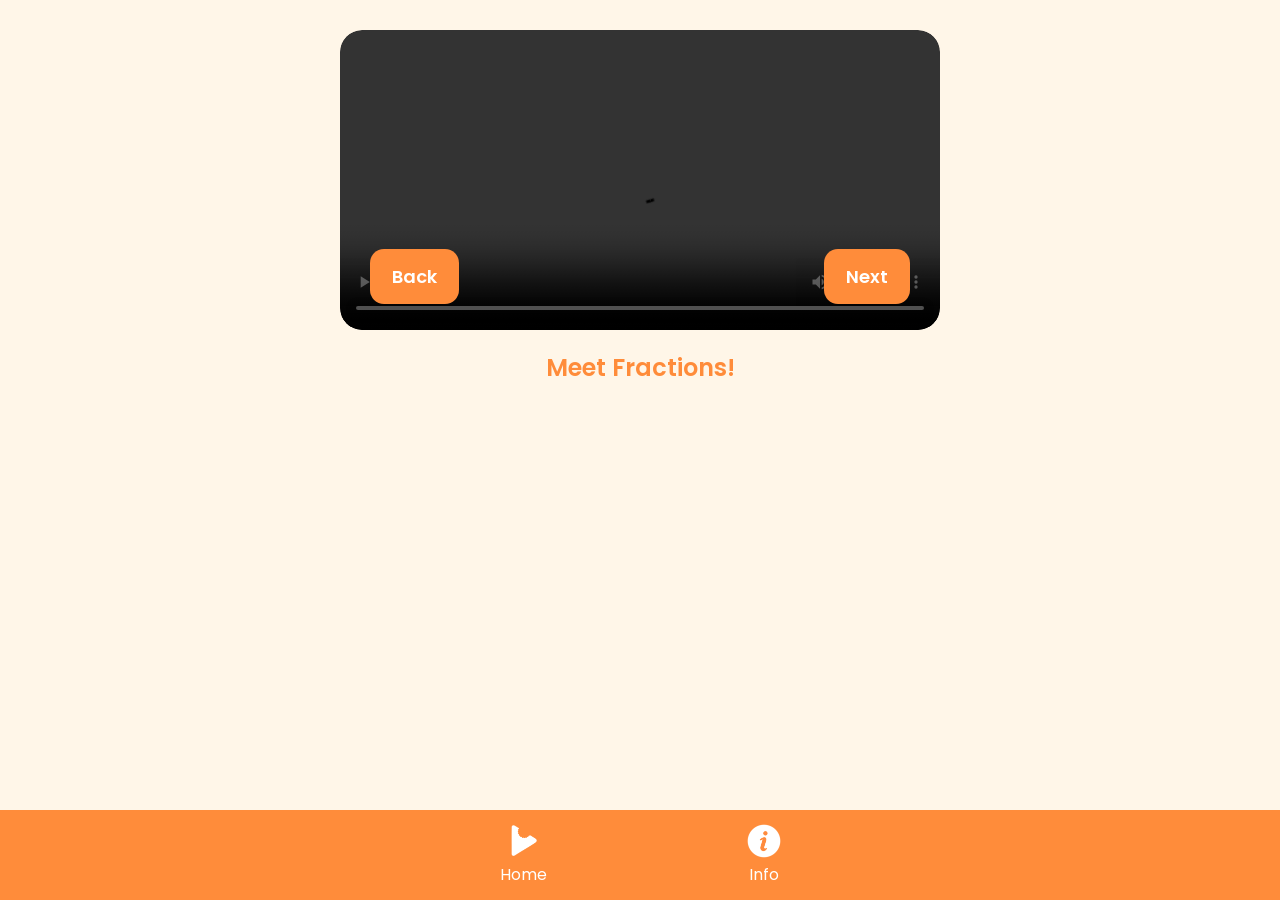
<file: fractions.html>
<!DOCTYPE html>
<html lang="en">
<head>
<meta charset="UTF-8">
<meta name="viewport" content="width=device-width, initial-scale=1.0">
<title>MiniTuro Shorts</title>

<link rel="preconnect" href="https://fonts.googleapis.com">
<link href="https://fonts.googleapis.com/css2?family=Poppins:wght@400;700&display=swap" rel="stylesheet">

<style>
* {
  margin: 0;
  padding: 0;
  box-sizing: border-box;
  font-family: "Poppins", sans-serif;
}

body {
  background: #fff6e8;
  display: flex;
  justify-content: center;
}

/* Phone container */
.phone{
  width:100%;
  max-width:430px;
  min-height:100vh;
  background:#fff6e8;

  display:flex;
  flex-direction:column;
  align-items:center;

  margin:0 auto;
  padding:20px 16px 90px;
}

/* Logo */
.logo {
  width: 30%;
  display: block;
  margin: 20px auto;
}

/* Video wrapper */
.video-wrapper{
    width:100%;
    max-width:100%;
    position:relative;
    overflow:hidden;
    border-radius:22px;
}

.video-wrapper video{
    width:100%;
    display:block;
    border-radius:22px;
}

/* Answer buttons overlay */
#answerBox{
    position:absolute;
    bottom:90px;
    left:50%;
    transform:translateX(-50%);

    width:90%;

    display:none;
    flex-direction:column;
    align-items:center;

    gap:12px;

    z-index:20;
}

#choices{
    width:100%;

    display:flex;
    justify-content:center;
    flex-wrap:wrap;

    gap:12px;
}

/* 2 buttons = side by side */
.quiz-btn{

flex:1 1 calc(50% - 12px);

max-width:170px;
min-width:120px;

aspect-ratio:1;

border:none;
border-radius:20px;
background:#ff8c3a;

display:flex;
justify-content:center;
align-items:center;

padding:10px;
}

.quiz-btn img{
width:80%;
height:80%;
object-fit:contain;
}

/* 4 buttons = grid look */
#answerBox .quiz-btn {
  flex: 1 1 40%; /* auto grid */
  max-width: 150px;
}

/* Cancel (X) button — sits below the answer choices */
#cancelAnswerBtn{

    width:36px;
    height:36px;

    border:none;
    border-radius:50%;

    background:#00000080;

    color:white;

    display:flex;
    align-items:center;
    justify-content:center;

    margin-top:6px;

}

/* Caption */
.caption{

width:100%;
text-align:center;
color:#ff8c3a;

font-size:18px;
font-weight:600;

margin:20px 0;

padding:0 10px;

}

/* Controls - now an overlay near the bottom of the video */
.controls{

position:absolute;

left:0;
right:0;
bottom:20px;

display:flex;
justify-content:space-between;
align-items:center;

padding:0 20px;

gap: 30px;


}

.controls button{

padding:12px 18px;

font-size:16px;

border-radius:14px;

}

button {
  background:#ff8c3a;
  border: none;
  color: white;
  padding: 8px 16px;
  margin-bottom: 10px;
  border-radius: 10px;
  font-weight: 600;
  font-size: 15px;
  cursor: pointer;
  position: sticky;
}

/* Answer button — sits between Back and Next, bounces gently to draw the eye */
#answerBtn{
  position: static;      /* overrides the "sticky" from the generic button rule */
  margin-bottom: 0;
  z-index: 11;
}

@keyframes answerBounce{
  0%, 100% { transform: translateY(0); }
  50%      { transform: translateY(-6px); }
}

#answerBtn.bounce{
  animation: answerBounce 1.1s ease-in-out infinite;
}

/* Pause the bounce on press/hover so it feels responsive, not jittery */
#answerBtn.bounce:active{
  animation-play-state: paused;
  transform: translateY(0);
}

/* Bottom nav */
.nav{

position:fixed;
bottom:0;
left:0;

width:100%;
height:78px;

background:#ff8c3a;

display:flex;
justify-content:center;
align-items:center;

gap:70px;

z-index:100;

}

.nav-item {
  flex: 1;
  text-decoration: none;
  color: white;
  display: flex;
  flex-direction: column;
  align-items: center;
  justify-content: center;
}

.footercons {
  width: 26px;
  margin-bottom: 4px;
}

/* Modal */
.modal {
  display: none;
  position: fixed;
  top: 0;
  left: 0;
  width: 100vw;
  height: 100vh;
  background: rgba(0,0,0,0.6);
  justify-content: center;
  align-items: center;
  z-index: 999;
}

.modal-content {
  background: white;
  width:min(90%,430px);
  border-radius:28px;
  padding:30px;
  text-align:center;
}

.modal-content p {
  font-size: 17px;
}

.modal-buttons {
  display: flex;
  gap: 10px;
  width: 100%;
  margin-top: 16px;
}

.modal-buttons button {
  flex: 1;
  padding: 14px;
  font-size: 15px;
}

.back-btn {
  flex: 1;
  background: #ccc;
  color: black;
}

.fight-btn {
  flex: 1;
  background: #ff6122;
  color: white;
}

/* SMALL PHONE 8*/

@media (max-width:400px){

.logo{
width:42%;
}

.quiz-btn{
min-width:100px;
}

.caption{
font-size:16px;
}

.controls button{

font-size:14px;
padding:8px 14px;

}

}


/* ===========================
   iPad / Tablet
=========================== */

@media (min-width:768px){

.phone{
    max-width:650px;
    padding:30px 25px 110px;
}

  /* Logo */
  .logo{
    width: 160px;
  }

  /* Caption */
  .caption{
  font-size:24px;
  }

  /* Quiz answer buttons */
  .quiz-btn{
    max-width:220px;
    min-width:180px;

  }

  #answerBox .quiz-btn{
    max-width: 180px;
  }

  #answerBox{
    bottom: 90px;
  }

  /* Back / Next controls */
  .controls{
    bottom: 16px;
    padding: 0 30px;
  }

  .controls button{

  font-size:18px;
  padding:14px 22px;
  }

  /* Modal */
  .modal-content{
    width:min(480px,70%);
    max-width: 420px;
    padding: 40px;
  }

  .modal-content p{
    font-size: 20px;
  }

  .modal-buttons button{
    padding: 16px;
    font-size: 18px;
  }

  /* Footer nav */
  .nav{

  height:90px;
  gap:120px;

  } 

  .nav-item{
    flex: 0 1 auto;
    padding: 0 40px;
  }

  .footercons{
    width: 34px;
  }

}

</style>
</head>

<body>

<div class="phone">


  <div class="video-wrapper">
    <video
    id="videoPlayer"
    autoplay
    muted
    playsinline controls>
    <source src="img/videos/V1_MP4_INTRO.mp4" type="video/mp4">
    </video>

    <!-- ANSWER BUTTONS -->
    <div id="answerBox">

    <div id="choices"></div>

    <button id="cancelAnswerBtn" onclick="hideAnswers()">✕</button>

    </div>

    <!-- BACK / NEXT overlay near bottom of video -->
    <div class="controls">
      <button onclick="prevVideo()">Back</button>
      <button id="answerBtn" onclick="showAnswers()" style="display:none;">
        Answer
      </button>
      <button onclick="nextVideo()">Next</button>
    </div>
  </div>

  <div class="caption" id="captionText">
     Meet Fractions!
  </div>

  <!-- MODAL -->
  <div class="modal" id="gameModal">
    <div class="modal-content">
  <p> Are you ready for a challenge?</p>

  <div class="modal-buttons">
    <button class="back-btn" onclick="closeModal()">Back</button>
    <button class="fight-btn" onclick="goToBoss()">I'm Ready!</button>
  </div>
</div>
  </div>

  <div class="nav">
    <a href="home.html" class="nav-item">
      <img src="img/home.png" class="footercons">
      <span>Home</span>
    </a>
    <a href="info.html" class="nav-item">
      <img src="img/info.png" class="footercons">
      <span>Info</span>
    </a>
  </div>

</div>

<script>

const sequence = [
  { type: "video", url: "img/videos/V1_MP4_INTRO.mp4", caption: "Meet Fractions!" },

  {
  type: "quiz",
  url: "img/videos/V2_MP4_QUIZ.mp4",
  caption: "Watch and choose!",
  options: [
    { type: "image", value: "img/crushed.png" },
    { type: "image", value: "img/half.png" }
  ],
  correct: 1
},

  { type: "video", url: "img/videos/V3_MP4_ONEFOURTH.mp4", caption: "What is 1/4?" },

  { 
    type: "quiz",
    url: "img/videos/V4_MP4_QUIZ.mp4",
    caption: "Watch and choose!",
    options: [
  { type: "image", value: "img/one fourth.png" },
  { type: "image", value: "img/one half.png" },
  {type: "image", value: "img/one whole.png"}
  ],
    correct: 0
  },

  { type: "video", url: "img/videos/V5_MP4_SONG.mp4", caption: "1/2 vs 1/4?" }
];

let current = 0;

const player = document.getElementById("videoPlayer");
const caption = document.getElementById("captionText");
const answerBox = document.getElementById("answerBox");
const answerBtn = document.getElementById("answerBtn");
const modal = document.getElementById("gameModal");

function updateScreen() {
  const item = sequence[current];

  player.src = item.url;
  caption.innerText = item.caption;

player.load();
player.muted = false;        // required for autoplay on most browsers
player.playsInline = true;  // iPhone support

player.play().catch(err => {
    console.log("Autoplay blocked:", err);
});

  if (item.type === "video") {
    player.play();   // autoplay lessons
    answerBox.style.display = "none";
    answerBtn.style.display = "none";
    answerBtn.classList.remove("bounce");
  } else {

    player.load();
    player.muted = false;
    player.playsInline = true;

    player.play().catch(err => {
        console.log(err);
    });

    renderAnswers(item.options);
    answerBox.style.display = "none";

    // Show Answer button immediately
    answerBtn.style.display = "inline-block";
    answerBtn.classList.add("bounce");
  }
}

// Reveal the answer choices, hide the Answer button
function showAnswers() {
  answerBox.style.display = "flex";
  answerBtn.style.display = "none";
  answerBtn.classList.remove("bounce");
}

// Cancel out of the answer choices, bring back the bouncing Answer button
function hideAnswers() {
  answerBox.style.display = "none";
  answerBtn.style.display = "inline-block";
  answerBtn.classList.add("bounce");
}

function answer(choice) {
  const item = sequence[current];

  if (choice === item.correct) {
    alert("Correct! 🎉");
    current++;
    updateScreen();
  } else {
    alert("Try again! ❌");
  }
}

function nextVideo() {
  const item = sequence[current];

  if (item.type === "quiz") {
    alert("Answer the question first! 🧠");
    return;
  }

  if (current < sequence.length - 1) {
    current++;
    updateScreen();
  } else {
    modal.style.display = "flex";
  }
}

function prevVideo() {
  if (current > 0) {
    current--;
    updateScreen();
  }
}

function renderAnswers(options) {

    const choices = document.getElementById("choices");
    choices.innerHTML = "";

    options.forEach((option, index) => {

        const btn = document.createElement("button");
        btn.className = "quiz-btn";
        btn.onclick = () => answer(index);

        if (typeof option === "string") {
            btn.innerText = option;

        } else if (option.type === "image") {

            const img = document.createElement("img");
            img.src = option.value;
            img.style.width = "80%";
            img.style.height = "80%";
            img.style.objectFit = "contain";

            btn.appendChild(img);

        } else {

            btn.innerText = option.value;

        }

        choices.appendChild(btn);

    });

}

function closeModal() {
  modal.style.display = "none";
}

function goToBoss() {
  window.location.href = "boss.html";
}

updateScreen();

</script>

</body>
</html>
</file>
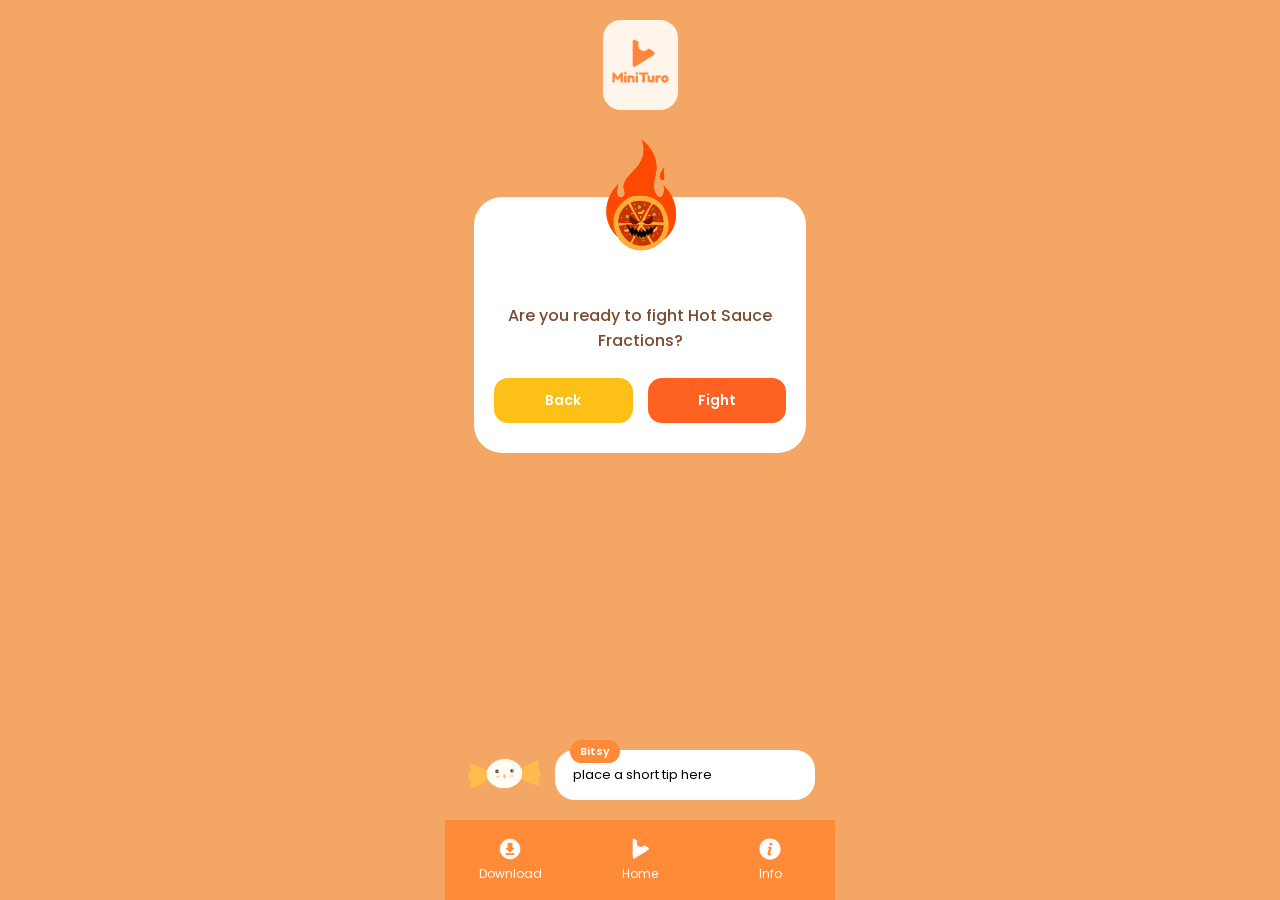
<file: game.html>
<!DOCTYPE html>
<html lang="en">
<head>
<meta charset="UTF-8">
<meta name="viewport" content="width=device-width, initial-scale=1.0">
<title>Hot Sauce Fractions</title>

<link href="https://fonts.googleapis.com/css2?family=Poppins:wght@400;600;700&display=swap" rel="stylesheet">

<style>
*{
  box-sizing: border-box;
  font-family: "Poppins", sans-serif;
}

body{
  margin:0;
  background:#f4a764;
  display:flex;
  justify-content:center;
}

/* PHONE CONTAINER */
.phone{
  width:390px;
  height:100vh;
  background:#f4a764;
  position:relative;
  display:flex;
  flex-direction:column;
  align-items:center;
}

/* LOGO */
.logo-container{
  margin-top:20px;
}

.logo{
  width:75px;
  background:#fff5ea;
  padding:8px;
  border-radius:18px;
}

/* CARD SECTION */
.card-wrapper{
  position:relative;
  margin-top:80px;
  width:100%;
  display:flex;
  justify-content:center;
}

.boss-img{
  position:absolute;
  top:-70px;
  width:140px;
}

.card{
  background:white;
  width:85%;
  border-radius:28px;
  padding:90px 20px 30px 20px;
  text-align:center;
}

.card p{
  color:#7a4b2f;
  font-weight:500;
  margin-bottom:25px;
}

/* BUTTONS */
.button-group{
  display:flex;
  gap:15px;
}

.btn{
  flex:1;
  padding:12px;
  border:none;
  border-radius:14px;
  font-weight:600;
  cursor:pointer;
  font-size:14px;
}

.back{
  background:#fdc017;
  color:white;
}

.fight{
  background:#ff6122;
  color:white;
}

.btn:active{
  transform:scale(0.95);
}

/* BITSY CHAT */
.chat-container{
  width:100%;
  display:flex;
  align-items:center;
  justify-content:center;
  gap:10px;
  margin-top:auto;
  margin-bottom:100px; /* space for footer */
  padding:0 20px;
}

.bitsy{
  width:80px;
}

.chat-bubble{
  background:white;
  padding:15px 18px;
  border-radius:20px;
  position:relative;
  font-size:13px;
  flex:1;
}

.chat-label{
  position:absolute;
  top:-10px;
  left:15px;
  background:#ff8a38;
  color:white;
  font-size:11px;
  padding:3px 10px;
  border-radius:12px;
  font-weight:600;
}

/* FOOTER */
.nav{
  position:absolute;
  bottom:0;
  width:100%;
  height:80px;
  background:#ff8a38;
  display:flex;
}

.nav-item{
  flex:1;
  text-decoration:none;
  color:white;
  display:flex;
  flex-direction:column;
  align-items:center;
  justify-content:center;
  font-size:12px;
}

.nav-item img{
  width:22px;
  margin-bottom:5px;
}

.nav-item:active{
  transform:scale(0.95);
}
</style>
</head>

<body>

<div class="phone">

  <!-- Logo -->
  <div class="logo-container">
    <img src="img/minituro.png" class="logo">
  </div>

  <!-- Boss Card -->
  <div class="card-wrapper">
    <img src="img/happysauce.png" class="boss-img">
    <div class="card">
      <p>Are you ready to fight Hot Sauce Fractions?</p>
      <div class="button-group">
        <button class="btn back" onclick="history.back()">Back</button>
        <button class="btn fight" onclick="window.location.href='boss.html'">Fight</button>
      </div>
    </div>
  </div>

  <!-- Bitsy Chat -->
  <div class="chat-container">
    <img src="img/bitsytip.png" class="bitsy">
    <div class="chat-bubble">
      <div class="chat-label">Bitsy</div>
      place a short tip here
    </div>
  </div>

  <!-- Footer -->
  <div class="nav">
    <a href="download.html" class="nav-item">
      <img src="img/download.png">
      Download
    </a>

    <a href="index.html" class="nav-item">
      <img src="img/home.png">
      Home
    </a>

    <a href="info.html" class="nav-item">
      <img src="img/info.png">
      Info
    </a>
  </div>

</div>

</body>
</html>
</file>
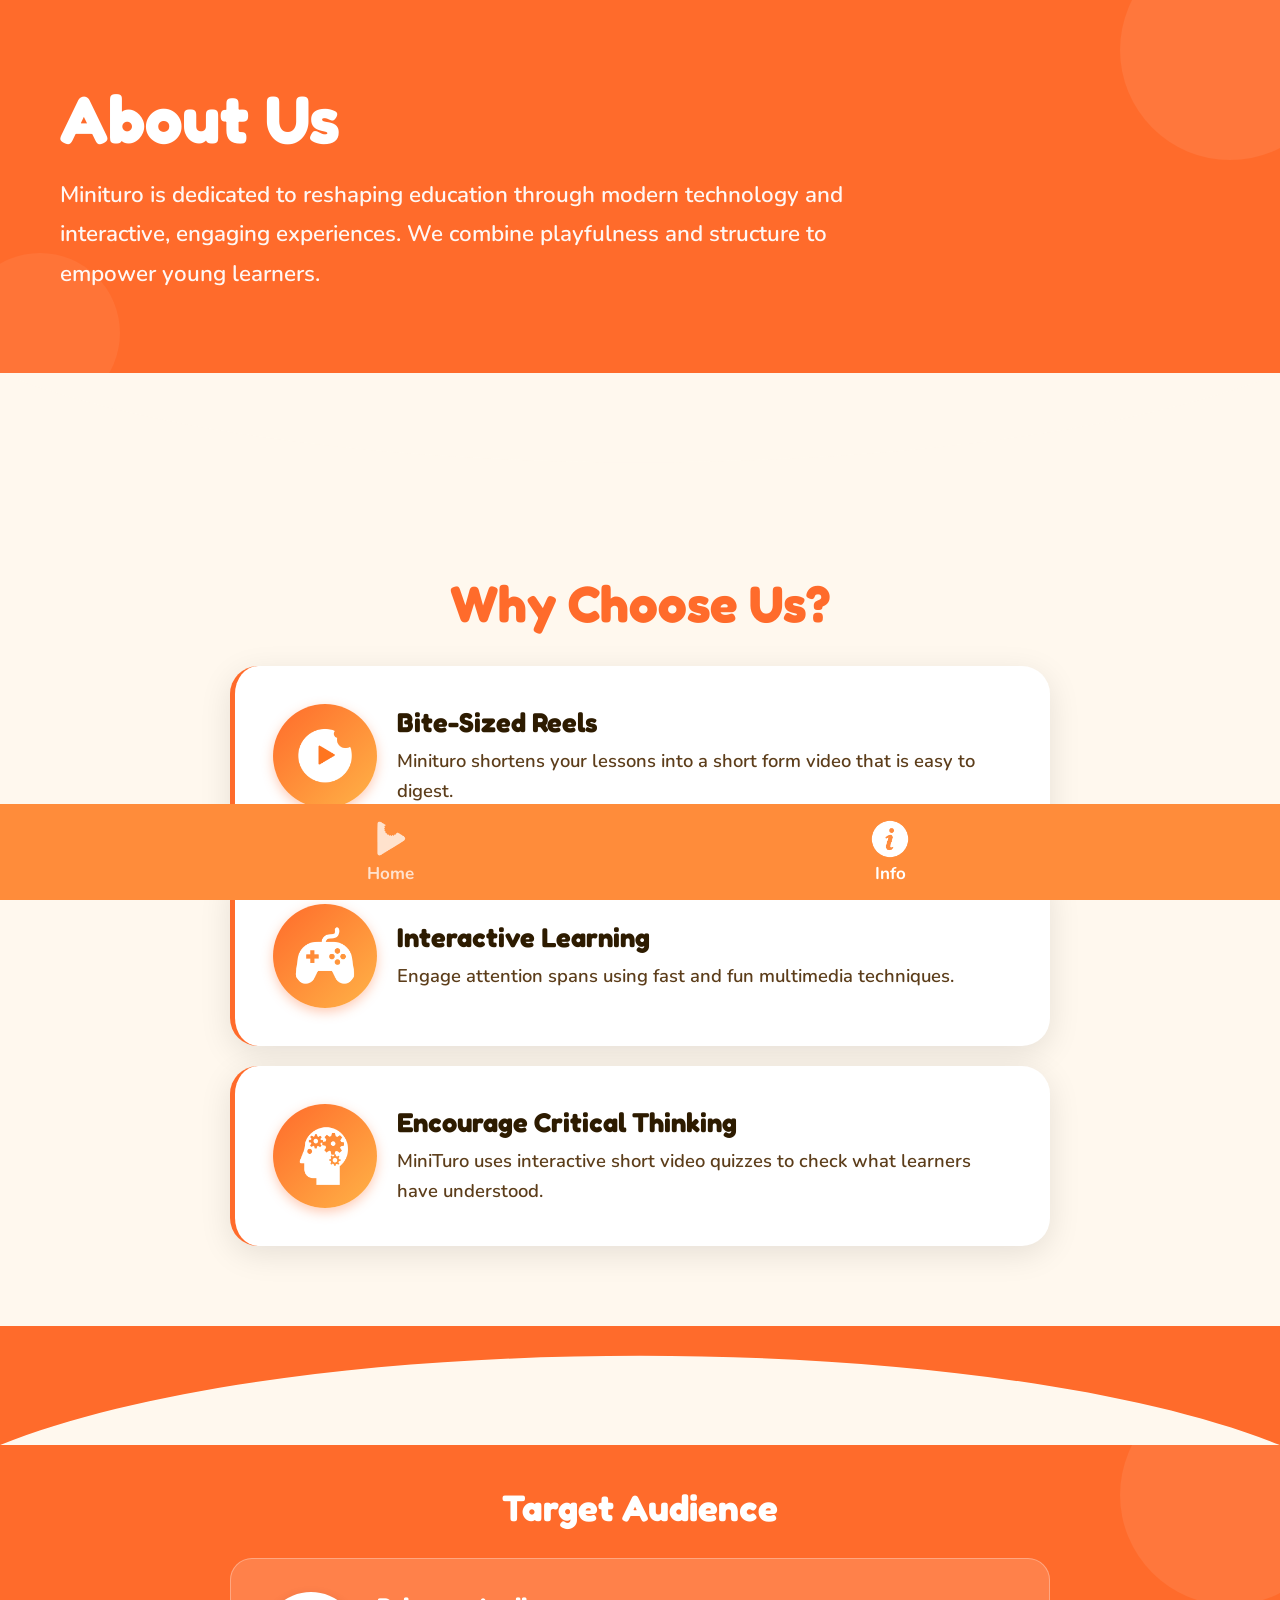
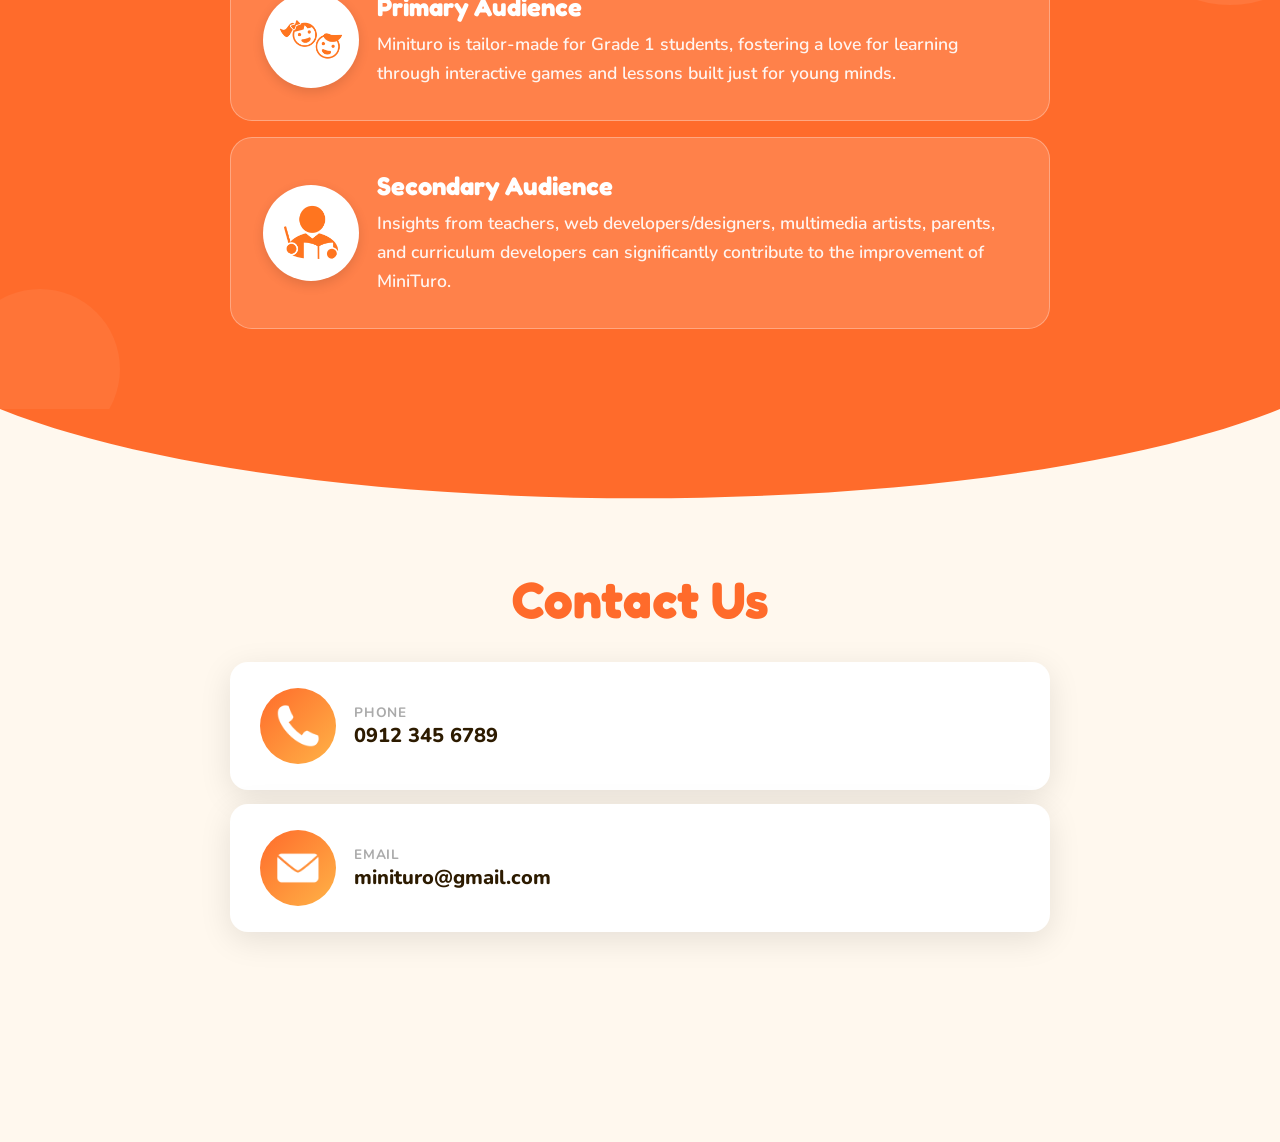
<file: info.html>
<!--info.html-->
<!DOCTYPE html>
<html lang="en">
<head>
<meta charset="UTF-8">
<meta name="viewport" content="width=device-width, initial-scale=1.0, maximum-scale=1.0">
<title>About Us – Minituro</title>
<link rel="preconnect" href="https://fonts.googleapis.com">
<link rel="preconnect" href="https://fonts.gstatic.com" crossorigin>
<link href="https://fonts.googleapis.com/css2?family=Fredoka+One&family=Nunito:wght@400;600;700;800&display=swap" rel="stylesheet">
<style>
  :root {
    --orange: #FF6B2B;
    --cream: #FFF8EE;
    --text-dark: #2D1B00;
    --text-mid: #5C3D1A;
    --card-shadow: 0 8px 32px rgba(0,0,0,0.10);
  }
  * { margin: 0; padding: 0; box-sizing: border-box; }
  html, body {
    width: 100%;
    min-height: 100%;
  }
  body{
    font-family:'Nunito',sans-serif;
    color:var(--text-dark);
    background:var(--orange);
    overflow-x:hidden;
  }

  /* Full-bleed container — no side margins/gutters on any screen size */
  .phone{
    width:100%;
    min-height:100vh;
    background:#fff8ee;
    display:flex;
    flex-direction:column;
    position:relative;
  }

  .section-orange {
    background: var(--orange);
    padding: 56px 28px 52px;
    position: relative;
    overflow: hidden;
  }
  .section-orange::before {
    content: '';
    position: absolute;
    top: -60px; right: -60px;
    width: 220px; height: 220px;
    background: rgba(255,255,255,0.08);
    border-radius: 50%;
  }
  .section-orange::after {
    content: '';
    position: absolute;
    bottom: -40px; left: -40px;
    width: 160px; height: 160px;
    background: rgba(255,255,255,0.06);
    border-radius: 50%;
  }
  .logo-badge {
    display: inline-block;
    background: white;
    color: var(--orange);
    font-family: 'Fredoka One', cursive;
    font-size: 1.2rem;
    padding: 6px 16px;
    border-radius: 100px;
    margin-bottom: 24px;
    box-shadow: 0 4px 12px rgba(0,0,0,0.12);
  }
  .section-orange h1 {
    font-family: 'Fredoka One', cursive;
    font-size: 2.9rem;
    color: white;
    line-height: 1.15;
    margin-bottom: 18px;
    position: relative;
    z-index: 1;
  }
  .section-orange p {
    font-size: 1.15rem;
    color: rgba(255,255,255,0.95);
    line-height: 1.75;
    font-weight: 600;
    position: relative;
    z-index: 1;
    max-width: 640px;
  }
  .section-cream {
    background: var(--cream);
    padding: 52px 28px 56px;
  }
  .section-cream h2 {
    font-family: 'Fredoka One', cursive;
    font-size: 2.3rem;
    color: var(--orange);
    margin-bottom: 32px;
    text-align: center;
  }

  /* ---- Cards ---- */
  .card {
    background: white;
    border-radius: 22px;
    padding: 28px 24px;
    margin-bottom: 20px;
    box-shadow: var(--card-shadow);
    display: flex;
    gap: 20px;
    align-items: center;
    border-left: 5px solid var(--orange);
    max-width: 700px;
    margin-left: auto;
    margin-right: auto;
  }
  .card:last-child { margin-bottom: 0; }

  /* Rounded icon "badge" — image sits centered inside a soft rounded circle,
     scaled to fit fully instead of overflowing/getting cropped */
  .card-icon{
    width: 84px;
    height: 84px;
    border-radius: 50%;
    background: linear-gradient(135deg, var(--orange), #ffb347);
    display: flex;
    align-items: center;
    justify-content: center;
    flex-shrink: 0;
    box-shadow: 0 4px 12px rgba(255,107,43,0.35);
    padding: 12px;
  }
  .card-icon img{
    width: 100%;
    height: 100%;
    object-fit: contain;
    border-radius: 50%;
  }
  .card-body h3 {
    font-family: 'Fredoka One', cursive;
    font-size: 1.35rem;
    color: var(--text-dark);
    margin-bottom: 8px;
  }
  .card-body p {
    font-size: 1.02rem;
    color: var(--text-mid);
    line-height: 1.65;
    font-weight: 600;
  }

  /* ---- Audience cards ---- */
  .audience-card {
    background: rgba(255,255,255,0.15);
    border-radius: 22px;
    padding: 26px 22px;
    margin-bottom: 16px;
    display: flex;
    gap: 18px;
    align-items: center;
    border: 1.5px solid rgba(255,255,255,0.3);
    max-width: 700px;
    margin-left: auto;
    margin-right: auto;
  }
  .audience-card:last-child { margin-bottom: 0; }
  .aud-icon {
    width: 76px;
    height: 76px;
    border-radius: 50%;
    background: white;
    display: flex;
    align-items: center;
    justify-content: center;
    flex-shrink: 0;
    padding: 10px;
    box-shadow: 0 4px 12px rgba(0,0,0,0.12);
  }
  .aud-icon img{
    width: 100%;
    height: 100%;
    object-fit: contain;
    border-radius: 50%;
  }
  .audience-card h3 {
    font-family: 'Fredoka One', cursive;
    font-size: 1.25rem;
    color: white;
    margin-bottom: 8px;
  }
  .audience-card p {
    font-size: 1rem;
    color: rgba(255,255,255,0.92);
    line-height: 1.65;
    font-weight: 600;
  }

  /* ---- Contact ---- */
  .contact-item {
    display: flex;
    align-items: center;
    gap: 18px;
    background: white;
    border-radius: 18px;
    padding: 20px 22px;
    margin-bottom: 14px;
    box-shadow: var(--card-shadow);
    text-decoration: none;
    color: var(--text-dark);
    max-width: 700px;
    margin-left: auto;
    margin-right: auto;
  }
  .contact-icon {
    width: 62px;
    height: 62px;
    border-radius: 50%;
    background: linear-gradient(135deg, var(--orange), #ffb347);
    display: flex;
    align-items: center;
    justify-content: center;
    flex-shrink: 0;
    padding: 10px;
  }
  .contact-icon img{
    width: 100%;
    height: 100%;
    object-fit: contain;
    border-radius: 50%;
  }
  .contact-label {
    font-size: 0.85rem;
    color: #aaa;
    font-weight: 700;
    text-transform: uppercase;
    letter-spacing: 0.8px;
  }
  .contact-value {
    font-size: 1.1rem;
    font-weight: 800;
    color: var(--text-dark);
  }

  .wave-divider {
    display: block;
    width: 100%;
    line-height: 0;
    overflow: hidden;
  }
  .wave-divider svg { display: block; width: 100%; }

  /* ---- FOOTER (matches home.html, spread edge-to-edge) ---- */
  .footer{
    position: fixed;
    bottom: 0;
    left: 0;
    width: 100%;
    height: 84px;
    background: #ff8c3a;
    display: flex;
    justify-content: space-evenly;
    align-items: center;
    z-index: 100;
  }
  .footer a{
    flex: 1;
    max-width: 160px;
    text-decoration: none;
    color: white;
    display: flex;
    flex-direction: column;
    justify-content: center;
    align-items: center;
    font-family: 'Nunito', sans-serif;
    font-size: 14px;
    font-weight: 700;
    opacity: 0.75;
    transition: 0.2s ease all;
  }
  .footer a:active{ transform: scale(0.95); }
  .footer a.active { opacity: 1; }
  .footer img{
    width: 30px;
    height: 30px;
    object-fit: contain;
    margin-bottom: 4px;
  }
  .footer-spacer { height: 104px; }

  @keyframes fadeUp {
    from { opacity: 0; transform: translateY(24px); }
    to { opacity: 1; transform: translateY(0); }
  }
  .section-orange h1 { animation: fadeUp 0.6s ease both; }
  .section-orange p { animation: fadeUp 0.6s 0.15s ease both; }

  /* ===========================
     Small Phones
  =========================== */
  @media (max-width:400px){
    .section-orange{ padding:42px 20px; }
    .section-cream{ padding:42px 20px; }
    .section-orange h1{ font-size:2.4rem; }
    .section-orange p{ font-size:1rem; }
    .section-cream h2{ font-size:1.9rem; }
    .card{ padding:22px; gap:16px; }
    .card-icon{ width:68px; height:68px; padding:10px; }
    .card-body h3{ font-size:1.15rem; }
    .card-body p{ font-size:.92rem; }
    .aud-icon{ width:62px; height:62px; }
    .audience-card{ padding:20px; }
    .contact-icon{ width:54px; height:54px; }
    .footer{ height:78px; }
    .footer img{ width:26px; height:26px; }
    .footer a{ font-size:12px; }
    .footer-spacer{ height:96px; }
  }

  /* ===========================
     iPad / Tablets / Desktop
     (spreads out — no artificial phone-width cap)
  =========================== */
  @media (min-width:768px){
    .section-orange{ padding:80px 60px; }
    .section-cream{ padding:80px 60px; }
    .section-orange h1{ font-size:4.2rem; }
    .section-orange p{ font-size:1.4rem; max-width:800px; }
    .section-cream h2{ font-size:3.2rem; }
    .card{ padding:38px; border-radius:28px; max-width:820px; }
    .card-icon{ width:104px; height:104px; padding:16px; }
    .card-body h3{ font-size:1.7rem; }
    .card-body p{ font-size:1.15rem; }
    .audience-card{ padding:32px; max-width:820px; }
    .aud-icon{ width:96px; height:96px; padding:14px; }
    .audience-card h3{ font-size:1.6rem; }
    .audience-card p{ font-size:1.1rem; }
    .contact-item{ padding:26px 30px; max-width:820px; }
    .contact-icon{ width:76px; height:76px; padding:12px; }
    .contact-value{ font-size:1.25rem; }
    .footer{ height:96px; }
    .footer img{ width:38px; height:38px; }
    .footer a{ font-size:17px; max-width:220px; }
    .footer-spacer{ height:116px; }
  }
</style>
</head>
<body>
<div class="phone">

<!-- ABOUT US -->
<section class="section-orange">
  <h1>About Us</h1>
  <p>Minituro is dedicated to reshaping education through modern technology and interactive, engaging experiences. We combine playfulness and structure to empower young learners.</p>
</section>

<!-- WAVE orange to cream -->
<div class="wave-divider">
  <svg viewBox="0 0 430 40" preserveAspectRatio="none" xmlns="http://www.w3.org/2000/svg">
    <path d="M0,0 C100,40 330,40 430,0 L430,40 L0,40 Z" fill="#FFF8EE"/>
  </svg>
</div>

<!-- WHY CHOOSE US -->
<section class="section-cream">
  <h2>Why Choose Us? </h2>

  <div class="card">
    <div class="card-icon"><img src="img/reels.png" alt="Reels icon"></div>
    <div class="card-body">
      <h3>Bite-Sized Reels</h3>
      <p>Minituro shortens your lessons into a short form video that is easy to digest.</p>
    </div>
  </div>

  <div class="card">
    <div class="card-icon"><img src="img/game.png" alt="Game icon"></div>
    <div class="card-body">
      <h3>Interactive Learning</h3>
      <p>Engage attention spans using fast and fun multimedia techniques.</p>
    </div>
  </div>

  <div class="card">
    <div class="card-icon"><img src="img/think.png" alt="Think icon"></div>
    <div class="card-body">
      <h3>Encourage Critical Thinking</h3>
      <p>MiniTuro uses interactive short video quizzes to check what learners have understood.</p>
    </div>
  </div>
</section>

<!-- WAVE cream to orange -->
<div class="wave-divider" style="background:#FFF8EE;">
  <svg viewBox="0 0 430 40" preserveAspectRatio="none" xmlns="http://www.w3.org/2000/svg">
    <path d="M0,40 C100,0 330,0 430,40 L430,0 L0,0 Z" fill="#FF6B2B"/>
  </svg>
</div>

<!-- TARGET AUDIENCE -->
<section class="section-orange" style="padding-top:40px;">
  <h2 style="font-family:'Fredoka One',cursive;font-size:2.3rem;color:white;margin-bottom:28px;text-align:center;">Target Audience</h2>

  <div class="audience-card">
    <div class="aud-icon"><img src="img/kids.png" alt="Kids icon"></div>
    <div>
      <h3>Primary Audience</h3>
      <p>Minituro is tailor-made for Grade 1 students, fostering a love for learning through interactive games and lessons built just for young minds.</p>
    </div>
  </div>

  <div class="audience-card">
    <div class="aud-icon"><img src="img/teacher.png" alt="Teacher icon"></div>
    <div>
      <h3>Secondary Audience</h3>
      <p>Insights from teachers, web developers/designers, multimedia artists, parents, and curriculum developers can significantly contribute to the improvement of MiniTuro.</p>
    </div>
  </div>
</section>

<!-- WAVE orange to cream -->
<div class="wave-divider" style="background:#FF6B2B;">
  <svg viewBox="0 0 430 40" preserveAspectRatio="none" xmlns="http://www.w3.org/2000/svg">
    <path d="M0,0 C100,40 330,40 430,0 L430,40 L0,40 Z" fill="#FFF8EE"/>
  </svg>
</div>

<!-- CONTACT -->
<section class="section-cream" style="padding-top:40px;">
  <h2>Contact Us </h2>

  <a href="tel:09776943319" class="contact-item">
    <div class="contact-icon"><img src="img/phone.png" alt="Phone icon"></div>
    <div>
      <div class="contact-label">Phone</div>
      <div class="contact-value">0912 345 6789</div>
    </div>
  </a>

  <a href="mailto:202201253@iacademy.edu.ph" class="contact-item">
    <div class="contact-icon"><img src="img/email.png" alt="Email icon"></div>
    <div>
      <div class="contact-label">Email</div>
      <div class="contact-value">minituro@gmail.com</div>
    </div>
  </a>
</section>

<!-- Spacer so content clears fixed footer -->
<div class="footer-spacer"></div>

<!-- FOOTER -->
<div class="footer">
  <a href="home.html">
    <img src="img/home.png" alt="Home icon">
    Home
  </a>
  <a href="info.html" class="active">
    <img src="img/info.png" alt="Info icon">
    Info
  </a>
</div>

</div>
</body>
</html>
</file>
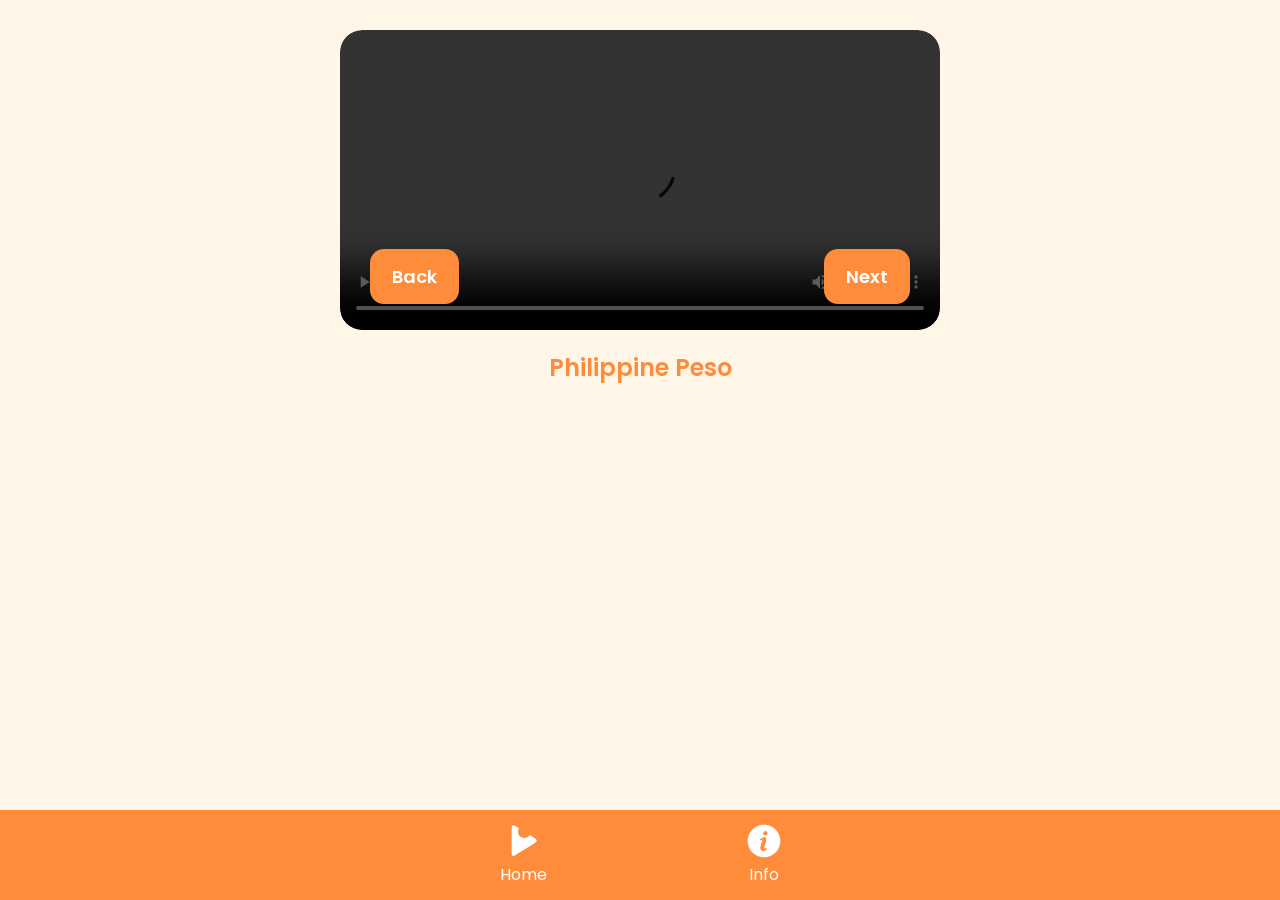
<file: money.html>
<!--money.html-->
<!DOCTYPE html>
<html lang="en">
<head>
<meta charset="UTF-8">
<meta name="viewport" content="width=device-width, initial-scale=1.0">
<title>MiniTuro Shorts</title>
<link rel="preconnect" href="https://fonts.googleapis.com">
<link href="https://fonts.googleapis.com/css2?family=Poppins:wght@400;700&display=swap" rel="stylesheet">
<style>
* {
  margin: 0;
  padding: 0;
  box-sizing: border-box;
  font-family: "Poppins", sans-serif;
}
body {
  background: #fff6e8;
  display: flex;
  justify-content: center;
}
/* Phone container */
.phone{
  width:100%;
  max-width:430px;
  min-height:100vh;
  background:#fff6e8;
  display:flex;
  flex-direction:column;
  align-items:center;
  margin:0 auto;
  padding:20px 16px 90px;
}
/* Logo */
/* Video wrapper */
.video-wrapper{
  width:100%;
  max-width:100%;
  position:relative;
  overflow:hidden;
  border-radius:22px;
}
.video-wrapper video{
  width:100%;
  display:block;
  border-radius:22px;
}
/* Answer buttons overlay */
#answerBox{
  position:absolute;
  bottom:90px;
  left:50%;
  transform:translateX(-50%);
  width:90%;
  display:none;
  flex-direction:column;
  align-items:center;
  gap:12px;
  z-index:20;
}
#choices{
  width:100%;
  display:flex;
  justify-content:center;
  flex-wrap:wrap;
  gap:12px;
}
.quiz-btn{
  flex:1 1 calc(50% - 12px);
  max-width:170px;
  min-width:120px;
  aspect-ratio:1;
  border:none;
  border-radius:20px;
  background:#ff8c3a;
  color:white;
  font-weight:700;
  display:flex;
  justify-content:center;
  align-items:center;
  padding:10px;
}
.quiz-btn img{
  width:80%;
  height:80%;
  object-fit:contain;
}
/* 3-4 buttons = grid look */
#answerBox .quiz-btn {
  flex: 1 1 40%;
  max-width: 150px;
}
/* Cancel (X) button — sits below the answer choices */
#cancelAnswerBtn{
  width:36px;
  height:36px;
  border:none;
  border-radius:50%;
  background:#00000080;
  color:white;
  display:flex;
  align-items:center;
  justify-content:center;
  margin-top:6px;
}
/* Caption */
.caption{
  width:100%;
  text-align:center;
  color:#ff8c3a;
  font-size:18px;
  font-weight:600;
  margin:20px 0;
  padding:0 10px;
}
/* Controls - overlay near the bottom of the video */
.controls{
  position:absolute;
  left:0;
  right:0;
  bottom:20px;
  display:flex;
  justify-content:space-between;
  align-items:center;
  padding:0 20px;
  gap: 30px;
}
.controls button{
  padding:12px 18px;
  font-size:16px;
  border-radius:14px;
}
button {
  background:#ff8c3a;
  border: none;
  color: white;
  padding: 8px 16px;
  margin-bottom: 10px;
  border-radius: 10px;
  font-weight: 600;
  font-size: 15px;
  cursor: pointer;
  position: sticky;
}
/* Answer button — sits between Back and Next, bounces gently */
#answerBtn{
  position: static;
  margin-bottom: 0;
  z-index: 11;
}
@keyframes answerBounce{
  0%, 100% { transform: translateY(0); }
  50% { transform: translateY(-6px); }
}
#answerBtn.bounce{
  animation: answerBounce 1.1s ease-in-out infinite;
}
#answerBtn.bounce:active{
  animation-play-state: paused;
  transform: translateY(0);
}
/* Bottom nav */
.nav{
  position:fixed;
  bottom:0;
  left:0;
  width:100%;
  height:78px;
  background:#ff8c3a;
  display:flex;
  justify-content:center;
  align-items:center;
  gap:70px;
  z-index:100;
}
.nav-item {
  flex: 1;
  text-decoration: none;
  color: white;
  display: flex;
  flex-direction: column;
  align-items: center;
  justify-content: center;
}
.footercons {
  width: 26px;
  margin-bottom: 4px;
}
/* Modal */
.modal {
  display: none;
  position: fixed;
  top: 0;
  left: 0;
  width: 100vw;
  height: 100vh;
  background: rgba(0,0,0,0.6);
  justify-content: center;
  align-items: center;
  z-index: 999;
}
.modal-content {
  background: white;
  width:min(90%,430px);
  border-radius:28px;
  padding:30px;
  text-align:center;
}
.modal-content p {
  font-size: 17px;
}
.modal-buttons {
  display: flex;
  gap: 10px;
  width: 100%;
  margin-top: 16px;
}
.modal-buttons button {
  flex: 1;
  padding: 14px;
  font-size: 15px;
}
.back-btn {
  flex: 1;
  background: #ccc;
  color: black;
}
.fight-btn {
  flex: 1;
  background: #ff6122;
  color: white;
}
/* SMALL PHONE */
@media (max-width:400px){
  
  .quiz-btn{ min-width:100px; }
  .caption{ font-size:16px; }
  .controls button{ font-size:14px; padding:8px 14px; }
}
/* ===========================
   iPad / Tablet
=========================== */
@media (min-width:768px){
  .phone{
    max-width:650px;
    padding:30px 25px 110px;
  }
  
  .caption{ font-size:24px; }
  .quiz-btn{ max-width:220px; min-width:180px; }
  #answerBox .quiz-btn{ max-width: 180px; }
  #answerBox{ bottom: 90px; }
  .controls{ bottom: 16px; padding: 0 30px; }
  .controls button{ font-size:18px; padding:14px 22px; }
  .modal-content{ width:min(480px,70%); max-width: 420px; padding: 40px; }
  .modal-content p{ font-size: 20px; }
  .modal-buttons button{ padding: 16px; font-size: 18px; }
  .nav{ height:90px; gap:120px; }
  .nav-item{ flex: 0 1 auto; padding: 0 40px; }
  .footercons{ width: 34px; }
}
</style>
</head>
<body>
<div class="phone">

  <div class="video-wrapper">
    <video
      id="videoPlayer"
      autoplay
      muted
      playsinline
      controls>
      <source src="img/videos/V6_MP4_COINS&BILLS.mp4" type="video/mp4">
    </video>

    <!-- ANSWER BUTTONS -->
    <div id="answerBox">
      <div id="choices"></div>
      <button id="cancelAnswerBtn" onclick="hideAnswers()">✕</button>
    </div>

    <!-- BACK / NEXT overlay near bottom of video -->
    <div class="controls">
      <button onclick="prevVideo()">Back</button>
      <button id="answerBtn" onclick="showAnswers()" style="display:none;">Answer</button>
      <button onclick="nextVideo()">Next</button>
    </div>
  </div>

  <div class="caption" id="captionText">
    Philippine Peso
  </div>

  <!-- MODAL -->
  <div class="modal" id="gameModal">
    <div class="modal-content">
      <p>🎮 Are you ready for a challenge?</p>
      <div class="modal-buttons">
        <button class="back-btn" onclick="closeModal()">Back</button>
        <button class="fight-btn" onclick="goToBoss()">I'm Ready!</button>
      </div>
    </div>
  </div>

  <div class="nav">
    <a href="home.html" class="nav-item">
      <img src="img/home.png" class="footercons">
      <span>Home</span>
    </a>
    <a href="info.html" class="nav-item">
      <img src="img/info.png" class="footercons">
      <span>Info</span>
    </a>
  </div>
</div>

<script>
const sequence = [
  { type: "video", url: "img/videos/V6_MP4_COINS&BILLS.mp4", caption: "Philippine Peso" },
  {
    type: "quiz",
    url: "img/videos/V7_MP4_QUIZ.mp4",
    caption: "Watch and choose!",
    options: [
      { type: "text", value: "₱100 bill" },
      { type: "text", value: "₱1000 bill" }
    ],
    correct: 0
  },
  { type: "video", url: "img/videos/V8_MP4_ADDITION.mp4", caption: "Adding Money" },
  {
    type: "quiz",
    url: "img/videos/V9_MP4_QUIZ.mp4",
    caption: "Watch and choose!",
    options: [
      { type: "text", value: "₱20" },
      { type: "text", value: "₱40" },
      { type: "text", value: "₱1" }
    ],
    correct: 1
  },
  { type: "video", url: "img/videos/V10_MP4_SUBTRACTION.mp4", caption: "Subtracting Money" },
  {
    type: "quiz",
    url: "img/videos/V11_MP4_QUIZ.mp4",
    caption: "Watch and choose!",
    options: [
      { type: "text", value: "₱300" },
      { type: "text", value: "₱0" },
      { type: "text", value: "₱10" },
      { type: "text", value: "₱600" }
    ],
    correct: 3
  }
];

let current = 0;
const player = document.getElementById("videoPlayer");
const caption = document.getElementById("captionText");
const answerBox = document.getElementById("answerBox");
const answerBtn = document.getElementById("answerBtn");
const modal = document.getElementById("gameModal");

function updateScreen() {
  const item = sequence[current];
  player.src = item.url;
  caption.innerText = item.caption;
  player.load();
  player.muted = false; // required for autoplay on most browsers
  player.playsInline = true; // iPhone support
  player.play().catch(err => {
    console.log("Autoplay blocked:", err);
  });

  if (item.type === "video") {
    player.play(); // autoplay lessons
    answerBox.style.display = "none";
    answerBtn.style.display = "none";
    answerBtn.classList.remove("bounce");
  } else {
    player.load();
    player.muted = false;
    player.playsInline = true;
    player.play().catch(err => {
      console.log(err);
    });
    renderAnswers(item.options);
    answerBox.style.display = "none";
    // Show Answer button immediately
    answerBtn.style.display = "inline-block";
    answerBtn.classList.add("bounce");
  }
}

// Reveal the answer choices, hide the Answer button
function showAnswers() {
  answerBox.style.display = "flex";
  answerBtn.style.display = "none";
  answerBtn.classList.remove("bounce");
}

// Cancel out of the answer choices, bring back the bouncing Answer button
function hideAnswers() {
  answerBox.style.display = "none";
  answerBtn.style.display = "inline-block";
  answerBtn.classList.add("bounce");
}

function answer(choice) {
  const item = sequence[current];
  if (choice === item.correct) {
    alert("Correct! 🎉");
    if (current === sequence.length - 1) {
      modal.style.display = "flex";
      return;
    }
    current++;
    updateScreen();
  } else {
    alert("Try again! ❌");
  }
}

function nextVideo() {
  const item = sequence[current];
  if (item.type === "quiz") {
    alert("Answer the question first! 🧠");
    return;
  }
  if (current < sequence.length - 1) {
    current++;
    updateScreen();
  } else {
    modal.style.display = "flex";
  }
}

function prevVideo() {
  if (current > 0) {
    current--;
    updateScreen();
  }
}

function renderAnswers(options) {
  const choices = document.getElementById("choices");
  choices.innerHTML = "";
  options.forEach((option, index) => {
    const btn = document.createElement("button");
    btn.className = "quiz-btn";
    btn.onclick = () => answer(index);
    if (typeof option === "string") {
      btn.innerText = option;
    } else if (option.type === "image") {
      const img = document.createElement("img");
      img.src = option.value;
      img.style.width = "80%";
      img.style.height = "80%";
      img.style.objectFit = "contain";
      img.style.pointerEvents = "none";
      btn.appendChild(img);
    } else {
      btn.innerText = option.value;
    }
    choices.appendChild(btn);
  });
}

function closeModal() {
  modal.style.display = "none";
}

function goToBoss() {
  window.location.href = "pisopig.html";
}

updateScreen();
</script>
</body>
</html>
</file>
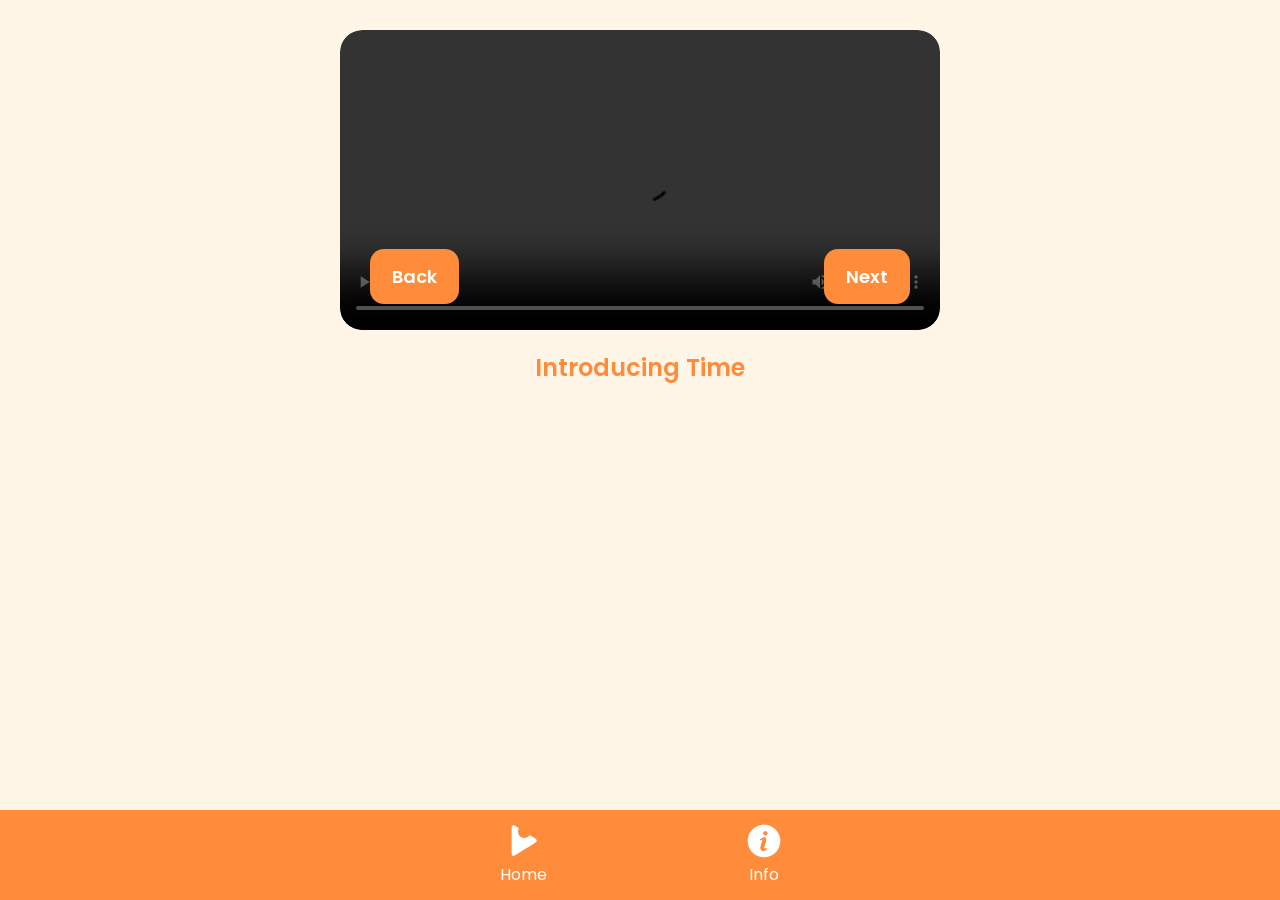
<file: time.html>
<!--time.html-->
<!DOCTYPE html>
<html lang="en">
<head>
<meta charset="UTF-8">
<meta name="viewport" content="width=device-width, initial-scale=1.0">
<title>MiniTuro Shorts</title>
<link rel="preconnect" href="https://fonts.googleapis.com">
<link href="https://fonts.googleapis.com/css2?family=Poppins:wght@400;700&display=swap" rel="stylesheet">
<style>
* {
  margin: 0;
  padding: 0;
  box-sizing: border-box;
  font-family: "Poppins", sans-serif;
}
body {
  background: #fff6e8;
  display: flex;
  justify-content: center;
}
/* Phone container */
.phone{
  width:100%;
  max-width:430px;
  min-height:100vh;
  background:#fff6e8;
  display:flex;
  flex-direction:column;
  align-items:center;
  margin:0 auto;
  padding:20px 16px 90px;
}
/* Video wrapper */
.video-wrapper{
  width:100%;
  max-width:100%;
  position:relative;
  overflow:hidden;
  border-radius:22px;
}
.video-wrapper video{
  width:100%; display:block;
  border-radius:22px;
}
/* Answer buttons overlay */
#answerBox{
  position:absolute;
  bottom:90px;
  left:50%;
  transform:translateX(-50%);
  width:90%;
  display:none;
  flex-direction:column;
  align-items:center;
  gap:12px;
  z-index:20;
}
#choices{
  width:100%;
  display:flex;
  justify-content:center;
  flex-wrap:wrap;
  gap:12px;
}
.quiz-btn{
  flex:1 1 calc(50% - 12px);
  max-width:170px;
  min-width:120px;
  aspect-ratio:1;
  border:none;
  border-radius:20px;
  background:#ff8c3a;
  color:white;
  font-weight:700;
  display:flex;
  justify-content:center;
  align-items:center;
  padding:10px;
}
.quiz-btn img{
  width:80%;
  height:80%;
  object-fit:contain;
}
/* 3-4 buttons = grid look */
#answerBox .quiz-btn {
  flex: 1 1 40%; max-width: 150px;
}
/* Cancel (X) button — sits below the answer choices */
#cancelAnswerBtn{
  width:36px;
  height:36px;
  border:none;
  border-radius:50%;
  background:#00000080;
  color:white;
  display:flex;
  align-items:center;
  justify-content:center;
  margin-top:6px;
}
/* Caption */
.caption{
  width:100%;
  text-align:center;
  color:#ff8c3a;
  font-size:18px;
  font-weight:600;
  margin:20px 0;
  padding:0 10px;
}
/* Controls - overlay near the bottom of the video */
.controls{
  position:absolute;
  left:0;
  right:0;
  bottom:20px;
  display:flex;
  justify-content:space-between;
  align-items:center;
  padding:0 20px;
  gap: 30px;
}
.controls button{
  padding:12px 18px;
  font-size:16px;
  border-radius:14px;
}
button {
  background:#ff8c3a;
  border: none;
  color: white;
  padding: 8px 16px;
  margin-bottom: 10px;
  border-radius: 10px;
  font-weight: 600;
  font-size: 15px;
  cursor: pointer;
  position: sticky;
}
/* Answer button — sits between Back and Next, bounces gently */
#answerBtn{
  position: static;
  margin-bottom: 0;
  z-index: 11;
}
@keyframes answerBounce{
  0%, 100% { transform: translateY(0); }
  50% { transform: translateY(-6px); }
}
#answerBtn.bounce{
  animation: answerBounce 1.1s ease-in-out infinite;
}
#answerBtn.bounce:active{
  animation-play-state: paused;
  transform: translateY(0);
}
/* Bottom nav */
.nav{
  position:fixed;
  bottom:0;
  left:0;
  width:100%;
  height:78px;
  background:#ff8c3a;
  display:flex;
  justify-content:center;
  align-items:center;
  gap:70px;
  z-index:100;
}
.nav-item {
  flex: 1;
  text-decoration: none;
  color: white;
  display: flex;
  flex-direction: column;
  align-items: center;
  justify-content: center;
}
.footercons {
  width: 26px;
  margin-bottom: 4px;
}
/* Modal */
.modal {
  display: none;
  position: fixed;
  top: 0;
  left: 0;
  width: 100vw;
  height: 100vh;
  background: rgba(0,0,0,0.6);
  justify-content: center;
  align-items: center;
  z-index: 999;
}
.modal-content {
  background: white;
  width:min(90%,430px);
  border-radius:28px;
  padding:30px;
  text-align:center;
}
.modal-content p {
  font-size: 17px;
}
.modal-buttons {
  display: flex;
  gap: 10px;
  width: 100%;
  margin-top: 16px;
}
.modal-buttons button {
  flex: 1;
  padding: 14px;
  font-size: 15px;
}
.back-btn {
  flex: 1;
  background: #ccc;
  color: black;
}
.fight-btn {
  flex: 1;
  background: #ff6122;
  color: white;
}
/* SMALL PHONE */
@media (max-width:400px){
  .quiz-btn{ min-width:100px; }
  .caption{ font-size:16px; }
  .controls button{ font-size:14px; padding:8px 14px; }
}
/* ===========================
   iPad / Tablet
=========================== */
@media (min-width:768px){
  .phone{
    max-width:650px;
    padding:30px 25px 110px;
  }
  .caption{ font-size:24px; }
  .quiz-btn{ max-width:220px; min-width:180px; }
  #answerBox .quiz-btn{ max-width: 180px; }
  #answerBox{ bottom: 90px; }
  .controls{ bottom: 16px; padding: 0 30px; }
  .controls button{ font-size:18px; padding:14px 22px; }
  .modal-content{ width:min(480px,70%); max-width: 420px; padding: 40px; }
  .modal-content p{ font-size: 20px; }
  .modal-buttons button{ padding: 16px; font-size: 18px; }
  .nav{ height:90px; gap:120px; }
  .nav-item{ flex: 0 1 auto; padding: 0 40px; }
  .footercons{ width: 34px; }
}
</style>
</head>
<body>
<div class="phone">
  <div class="video-wrapper">
    <video
      id="videoPlayer"
      autoplay
      muted
      playsinline
      controls>
      <source src="img/videos/V18_MP4_INTRODUCINGTIME.mp4" type="video/mp4">
    </video>

    <!-- ANSWER BUTTONS -->
    <div id="answerBox">
      <div id="choices"></div>
      <button id="cancelAnswerBtn" onclick="hideAnswers()">✕</button>
    </div>

    <!-- BACK / NEXT overlay near bottom of video -->
    <div class="controls">
      <button onclick="prevVideo()">Back</button>
      <button id="answerBtn" onclick="showAnswers()" style="display:none;">Answer</button>
      <button onclick="nextVideo()">Next</button>
    </div>
  </div>

  <div class="caption" id="captionText">
    Introducing Time
  </div>

  <!-- MODAL -->
  <div class="modal" id="gameModal">
    <div class="modal-content">
      <p>Are you ready for a challenge?</p>
      <div class="modal-buttons">
        <button class="back-btn" onclick="closeModal()">Back</button>
        <button class="fight-btn" onclick="goToBoss()">I'm Ready!</button>
      </div>
    </div>
  </div>

  <div class="nav">
    <a href="home.html" class="nav-item">
      <img src="img/home.png" class="footercons">
      <span>Home</span>
    </a>
    <a href="info.html" class="nav-item">
      <img src="img/info.png" class="footercons">
      <span>Info</span>
    </a>
  </div>
</div>

<script>
const sequence = [
  { type: "video", url: "img/videos/V18_MP4_INTRODUCINGTIME.mp4", caption: "Introducing Time" },
  {
    type: "quiz",
    url: "img/videos/V19_MP4_PARTSOFCLOCKQUIZ.mp4",
    caption: "Watch and choose!",
    options: [
      { type: "text", value: "11 & 9 is wrong" },
      { type: "text", value: "6 & 7 is wrong" }
    ],
    correct: 1
  },
  { type: "video", url: "img/videos/V20_MP4_READINGTIME.mp4", caption: "How to Read a Clock" },
  {
    type: "quiz",
    url: "img/videos/V21_MP4_QUIZ.mp4",
    caption: "Watch and choose!",
    options: [
      { type: "text", value: "6:15" },
      { type: "text", value: "7:30" },
      { type: "text", value: "6:30" }
    ],
    correct: 2
  },
  { type: "video", url: "img/videos/V22_MP4_WEEKS.mp4", caption: "Days of the Week" },
  {
    type: "quiz",
    url: "img/videos/V23_MP4_Weeks_QUIZ.mp4",
    caption: "Watch and choose!",
    options: [
      { type: "text", value: "Sunday" },
      { type: "text", value: "Saturday" },
      { type: "text", value: "Friday" }
    ],
    correct: 1
  },
  { type: "video", url: "img/videos/V24_MP4_12MONTHS.mp4", caption: "The 12 Months of a Year" }
];

let current = 0;
const player = document.getElementById("videoPlayer");
const caption = document.getElementById("captionText");
const answerBox = document.getElementById("answerBox");
const answerBtn = document.getElementById("answerBtn");
const modal = document.getElementById("gameModal");

function updateScreen() {
  const item = sequence[current];
  player.src = item.url;
  caption.innerText = item.caption;
  player.load();
  player.muted = false; // required for autoplay on most browsers
  player.playsInline = true; // iPhone support
  player.play().catch(err => {
    console.log("Autoplay blocked:", err);
  });

  if (item.type === "video") {
    player.play(); // autoplay lessons
    answerBox.style.display = "none";
    answerBtn.style.display = "none";
    answerBtn.classList.remove("bounce");
  } else {
    player.load();
    player.muted = false;
    player.playsInline = true;
    player.play().catch(err => {
      console.log(err);
    });
    renderAnswers(item.options);
    answerBox.style.display = "none";
    // Show Answer button immediately
    answerBtn.style.display = "inline-block";
    answerBtn.classList.add("bounce");
  }
}

// Reveal the answer choices, hide the Answer button
function showAnswers() {
  answerBox.style.display = "flex";
  answerBtn.style.display = "none";
  answerBtn.classList.remove("bounce");
}

// Cancel out of the answer choices, bring back the bouncing Answer button
function hideAnswers() {
  answerBox.style.display = "none";
  answerBtn.style.display = "inline-block";
  answerBtn.classList.add("bounce");
}

function answer(choice) {
  const item = sequence[current];
  if (choice === item.correct) {
    alert("Correct! 🎉");
    if (current === sequence.length - 1) {
      modal.style.display = "flex";
      return;
    }
    current++;
    updateScreen();
  } else {
    alert("Try again! ❌");
  }
}

function nextVideo() {
  const item = sequence[current];
  if (item.type === "quiz") {
    alert("Answer the question first! 🧠");
    return;
  }
  if (current < sequence.length - 1) {
    current++;
    updateScreen();
  } else {
    modal.style.display = "flex";
  }
}

function prevVideo() {
  if (current > 0) {
    current--;
    updateScreen();
  }
}

function renderAnswers(options) {
  const choices = document.getElementById("choices");
  choices.innerHTML = "";
  options.forEach((option, index) => {
    const btn = document.createElement("button");
    btn.className = "quiz-btn";
    btn.onclick = () => answer(index);
    if (typeof option === "string") {
      btn.innerText = option;
    } else if (option.type === "image") {
      const img = document.createElement("img");
      img.src = option.value;
      img.style.width = "80%";
      img.style.height = "80%";
      img.style.objectFit = "contain";
      img.style.pointerEvents = "none";
      btn.appendChild(img);
    } else {
      btn.innerText = option.value;
    }
    choices.appendChild(btn);
  });
}

function closeModal() {
  modal.style.display = "none";
}

function goToBoss() {
  window.location.href = "ticktockwizard.html";
}

updateScreen();
</script>
</body>
</html>
</file>
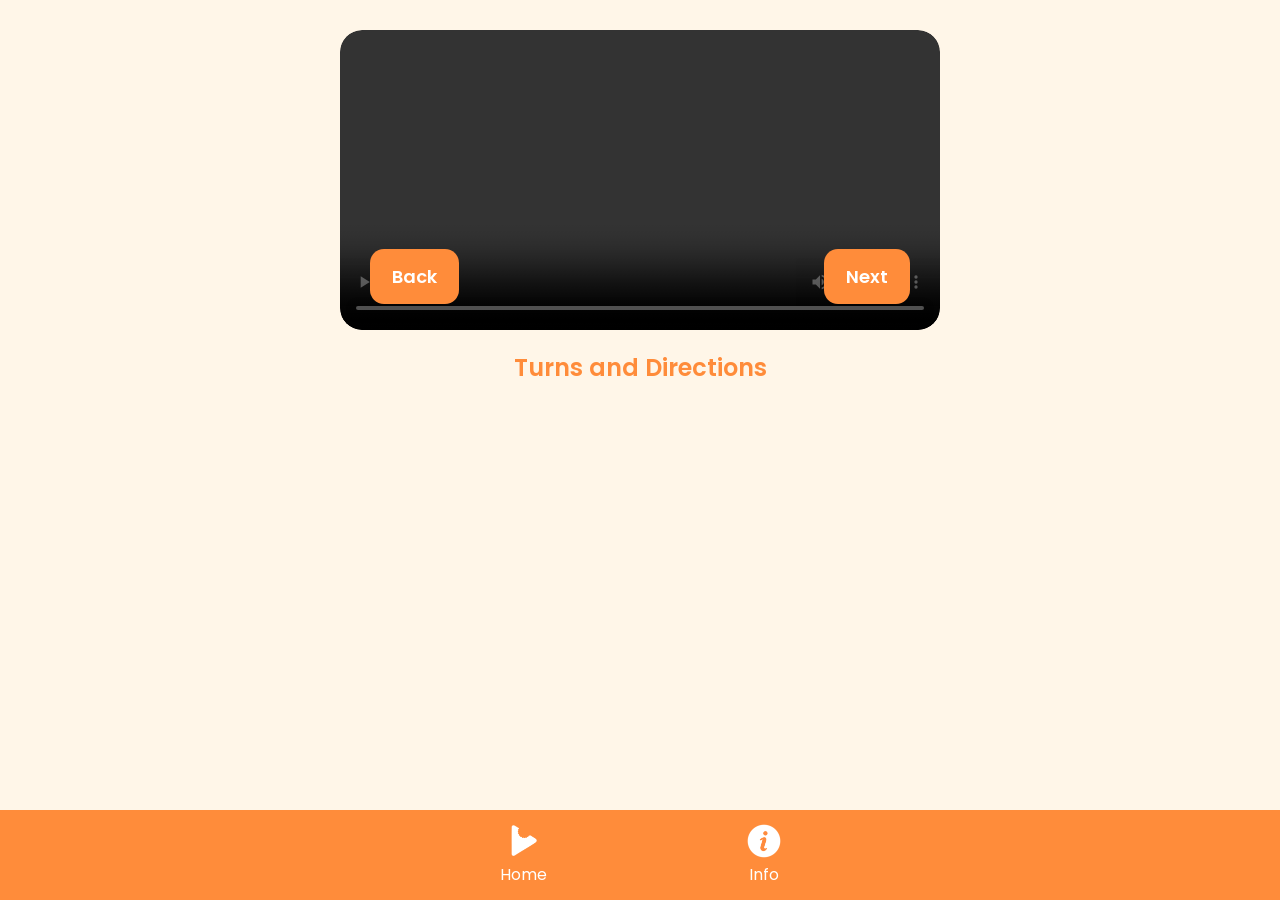
<file: turn.html>
<!--turn.html-->
<!DOCTYPE html>
<html lang="en">
<head>
<meta charset="UTF-8">
<meta name="viewport" content="width=device-width, initial-scale=1.0">
<title>MiniTuro Shorts</title>
<link rel="preconnect" href="https://fonts.googleapis.com">
<link href="https://fonts.googleapis.com/css2?family=Poppins:wght@400;700&display=swap" rel="stylesheet">
<style>
* {
  margin: 0;
  padding: 0;
  box-sizing: border-box;
  font-family: "Poppins", sans-serif;
}
body {
  background: #fff6e8;
  display: flex;
  justify-content: center;
}
/* Phone container */
.phone{
  width:100%;
  max-width:430px;
  min-height:100vh;
  background:#fff6e8;
  display:flex;
  flex-direction:column;
  align-items:center;
  margin:0 auto;
  padding:20px 16px 90px;
}
/* Video wrapper */
.video-wrapper{
  width:100%;
  max-width:100%;
  position:relative;
  overflow:hidden;
  border-radius:22px;
}
.video-wrapper video{
  width:100%; display:block;
  border-radius:22px;
}
/* Answer buttons overlay */
#answerBox{
  position:absolute;
  bottom:90px;
  left:50%;
  transform:translateX(-50%);
  width:90%;
  display:none;
  flex-direction:column;
  align-items:center;
  gap:12px;
  z-index:20;
}
#choices{
  width:100%;
  display:flex;
  justify-content:center;
  flex-wrap:wrap;
  gap:12px;
}
.quiz-btn{
  flex:1 1 calc(50% - 12px);
  max-width:170px;
  min-width:120px;
  aspect-ratio:1;
  border:none;
  border-radius:20px;
  background:#ff8c3a;
  color:white;
  font-weight:700;
  display:flex;
  justify-content:center;
  align-items:center;
  padding:10px;
}
.quiz-btn img{
  width:80%;
  height:80%;
  object-fit:contain;
}
/* 3-4 buttons = grid look */
#answerBox .quiz-btn {
  flex: 1 1 40%; max-width: 150px;
}
/* Cancel (X) button — sits below the answer choices */
#cancelAnswerBtn{
  width:36px;
  height:36px;
  border:none;
  border-radius:50%;
  background:#00000080;
  color:white;
  display:flex;
  align-items:center;
  justify-content:center;
  margin-top:6px;
}
/* Caption */
.caption{
  width:100%;
  text-align:center;
  color:#ff8c3a;
  font-size:18px;
  font-weight:600;
  margin:20px 0;
  padding:0 10px;
}
/* Controls - overlay near the bottom of the video */
.controls{
  position:absolute;
  left:0;
  right:0;
  bottom:20px;
  display:flex;
  justify-content:space-between;
  align-items:center;
  padding:0 20px;
  gap: 30px;
}
.controls button{
  padding:12px 18px;
  font-size:16px;
  border-radius:14px;
}
button {
  background:#ff8c3a;
  border: none;
  color: white;
  padding: 8px 16px;
  margin-bottom: 10px;
  border-radius: 10px;
  font-weight: 600;
  font-size: 15px;
  cursor: pointer;
  position: sticky;
}
/* Answer button — sits between Back and Next, bounces gently */
#answerBtn{
  position: static;
  margin-bottom: 0;
  z-index: 11;
}
@keyframes answerBounce{
  0%, 100% { transform: translateY(0); }
  50% { transform: translateY(-6px); }
}
#answerBtn.bounce{
  animation: answerBounce 1.1s ease-in-out infinite;
}
#answerBtn.bounce:active{
  animation-play-state: paused;
  transform: translateY(0);
}
/* Bottom nav */
.nav{
  position:fixed;
  bottom:0;
  left:0;
  width:100%;
  height:78px;
  background:#ff8c3a;
  display:flex;
  justify-content:center;
  align-items:center;
  gap:70px;
  z-index:100;
}
.nav-item {
  flex: 1;
  text-decoration: none;
  color: white;
  display: flex;
  flex-direction: column;
  align-items: center;
  justify-content: center;
}
.footercons {
  width: 26px;
  margin-bottom: 4px;
}
/* Modal */
.modal {
  display: none;
  position: fixed;
  top: 0;
  left: 0;
  width: 100vw;
  height: 100vh;
  background: rgba(0,0,0,0.6);
  justify-content: center;
  align-items: center;
  z-index: 999;
}
.modal-content {
  background: white;
  width:min(90%,430px);
  border-radius:28px;
  padding:30px;
  text-align:center;
}
.modal-content p {
  font-size: 17px;
}
.modal-buttons {
  display: flex;
  gap: 10px;
  width: 100%;
  margin-top: 16px;
}
.modal-buttons button {
  flex: 1;
  padding: 14px;
  font-size: 15px;
}
.back-btn {
  flex: 1;
  background: #ccc;
  color: black;
}
.fight-btn {
  flex: 1;
  background: #ff6122;
  color: white;
}
/* SMALL PHONE */
@media (max-width:400px){
  .quiz-btn{ min-width:100px; }
  .caption{ font-size:16px; }
  .controls button{ font-size:14px; padding:8px 14px; }
}
/* ===========================
   iPad / Tablet
=========================== */
@media (min-width:768px){
  .phone{
    max-width:650px;
    padding:30px 25px 110px;
  }
  .caption{ font-size:24px; }
  .quiz-btn{ max-width:220px; min-width:180px; }
  #answerBox .quiz-btn{ max-width: 180px; }
  #answerBox{ bottom: 90px; }
  .controls{ bottom: 16px; padding: 0 30px; }
  .controls button{ font-size:18px; padding:14px 22px; }
  .modal-content{ width:min(480px,70%); max-width: 420px; padding: 40px; }
  .modal-content p{ font-size: 20px; }
  .modal-buttons button{ padding: 16px; font-size: 18px; }
  .nav{ height:90px; gap:120px; }
  .nav-item{ flex: 0 1 auto; padding: 0 40px; }
  .footercons{ width: 34px; }
}
</style>
</head>
<body>
<div class="phone">
  <div class="video-wrapper">
    <video
      id="videoPlayer"
      autoplay
      muted
      playsinline
      controls>
      <source src="img/videos/V12_MP4_CLOCKVSCOUNT.mp4" type="video/mp4">
    </video>

    <!-- ANSWER BUTTONS -->
    <div id="answerBox">
      <div id="choices"></div>
      <button id="cancelAnswerBtn" onclick="hideAnswers()">✕</button>
    </div>

    <!-- BACK / NEXT overlay near bottom of video -->
    <div class="controls">
      <button onclick="prevVideo()">Back</button>
      <button id="answerBtn" onclick="showAnswers()" style="display:none;">Answer</button>
      <button onclick="nextVideo()">Next</button>
    </div>
  </div>

  <div class="caption" id="captionText">
    Turns and Directions
  </div>

  <!-- MODAL -->
  <div class="modal" id="gameModal">
    <div class="modal-content">
      <p>Are you ready for a challenge?</p>
      <div class="modal-buttons">
        <button class="back-btn" onclick="closeModal()">Back</button>
        <button class="fight-btn" onclick="goToBoss()">I'm Ready!</button>
      </div>
    </div>
  </div>

  <div class="nav">
    <a href="home.html" class="nav-item">
      <img src="img/home.png" class="footercons">
      <span>Home</span>
    </a>
    <a href="info.html" class="nav-item">
      <img src="img/info.png" class="footercons">
      <span>Info</span>
    </a>
  </div>
</div>

<script>
const sequence = [
  { type: "video", url: "img/videos/V12_MP4_CLOCKVSCOUNT.mp4", caption: "Turns and Directions" },
  {
    type: "quiz",
    url: "img/videos/V13_MP4_CLOCKVSCOUNT_QUIZ.mp4",
    caption: "Watch and choose!",
    options: [
      { type: "text", value: "Counter-Clockwise" },
      { type: "text", value: "Clockwise" }
    ],
    correct: 0
  },
  { type: "video", url: "img/videos/V14_MP4_HALFVSQUART.mp4", caption: "Half Turn vs Quarter Turn" },
  {
    type: "quiz",
    url: "img/videos/V15_MP4_HALFVSQUART_QUIZ.mp4",
    caption: "Watch and choose!",
    options: [
      { type: "image", value: "img/quartcounter.png" },
      { type: "image", value: "img/halfcounterclock.png" },
      { type: "image", value: "img/halfclock.png" }
    ],
    correct: 1
  },
  { type: "video", url: "img/videos/V16_MP4_3PTURNFULLTURN.mp4", caption: "3-Point Turn vs Full Turn" },
  {
    type: "quiz",
    url: "img/videos/V17_MP4_QUIZ.mp4",
    caption: "Watch and choose!",
    options: [
      { type: "image", value: "img/quartclock.png" },
      { type: "image", value: "img/3pointclock.png" },
      { type: "image", value: "img/3pointcounterclock.png" }
    ],
    correct: 2
  }
];

let current = 0;
const player = document.getElementById("videoPlayer");
const caption = document.getElementById("captionText");
const answerBox = document.getElementById("answerBox");
const answerBtn = document.getElementById("answerBtn");
const modal = document.getElementById("gameModal");

function updateScreen() {
  const item = sequence[current];
  player.src = item.url;
  caption.innerText = item.caption;
  player.load();
  player.muted = false; // required for autoplay on most browsers
  player.playsInline = true; // iPhone support
  player.play().catch(err => {
    console.log("Autoplay blocked:", err);
  });

  if (item.type === "video") {
    player.play(); // autoplay lessons
    answerBox.style.display = "none";
    answerBtn.style.display = "none";
    answerBtn.classList.remove("bounce");
  } else {
    player.load();
    player.muted = false;
    player.playsInline = true;
    player.play().catch(err => {
      console.log(err);
    });
    renderAnswers(item.options);
    answerBox.style.display = "none";
    // Show Answer button immediately
    answerBtn.style.display = "inline-block";
    answerBtn.classList.add("bounce");
  }
}

// Reveal the answer choices, hide the Answer button
function showAnswers() {
  answerBox.style.display = "flex";
  answerBtn.style.display = "none";
  answerBtn.classList.remove("bounce");
}

// Cancel out of the answer choices, bring back the bouncing Answer button
function hideAnswers() {
  answerBox.style.display = "none";
  answerBtn.style.display = "inline-block";
  answerBtn.classList.add("bounce");
}

function answer(choice) {
  const item = sequence[current];
  if (choice === item.correct) {
    alert("Correct! 🎉");
    if (current === sequence.length - 1) {
      modal.style.display = "flex";
      return;
    }
    current++;
    updateScreen();
  } else {
    alert("Try again! ❌");
  }
}

function nextVideo() {
  const item = sequence[current];
  if (item.type === "quiz") {
    alert("Answer the question first! 🧠");
    return;
  }
  if (current < sequence.length - 1) {
    current++;
    updateScreen();
  } else {
    modal.style.display = "flex";
  }
}

function prevVideo() {
  if (current > 0) {
    current--;
    updateScreen();
  }
}

function renderAnswers(options) {
  const choices = document.getElementById("choices");
  choices.innerHTML = "";
  options.forEach((option, index) => {
    const btn = document.createElement("button");
    btn.className = "quiz-btn";
    btn.onclick = () => answer(index);
    if (typeof option === "string") {
      btn.innerText = option;
    } else if (option.type === "image") {
      const img = document.createElement("img");
      img.src = option.value;
      img.style.width = "80%";
      img.style.height = "80%";
      img.style.objectFit = "contain";
      img.style.pointerEvents = "none";
      btn.appendChild(img);
    } else {
      btn.innerText = option.value;
    }
    choices.appendChild(btn);
  });
}

function closeModal() {
  modal.style.display = "none";
}

function goToBoss() {
  window.location.href = "turnotron.html";
}

updateScreen();
</script>
</body>
</html>
</file>
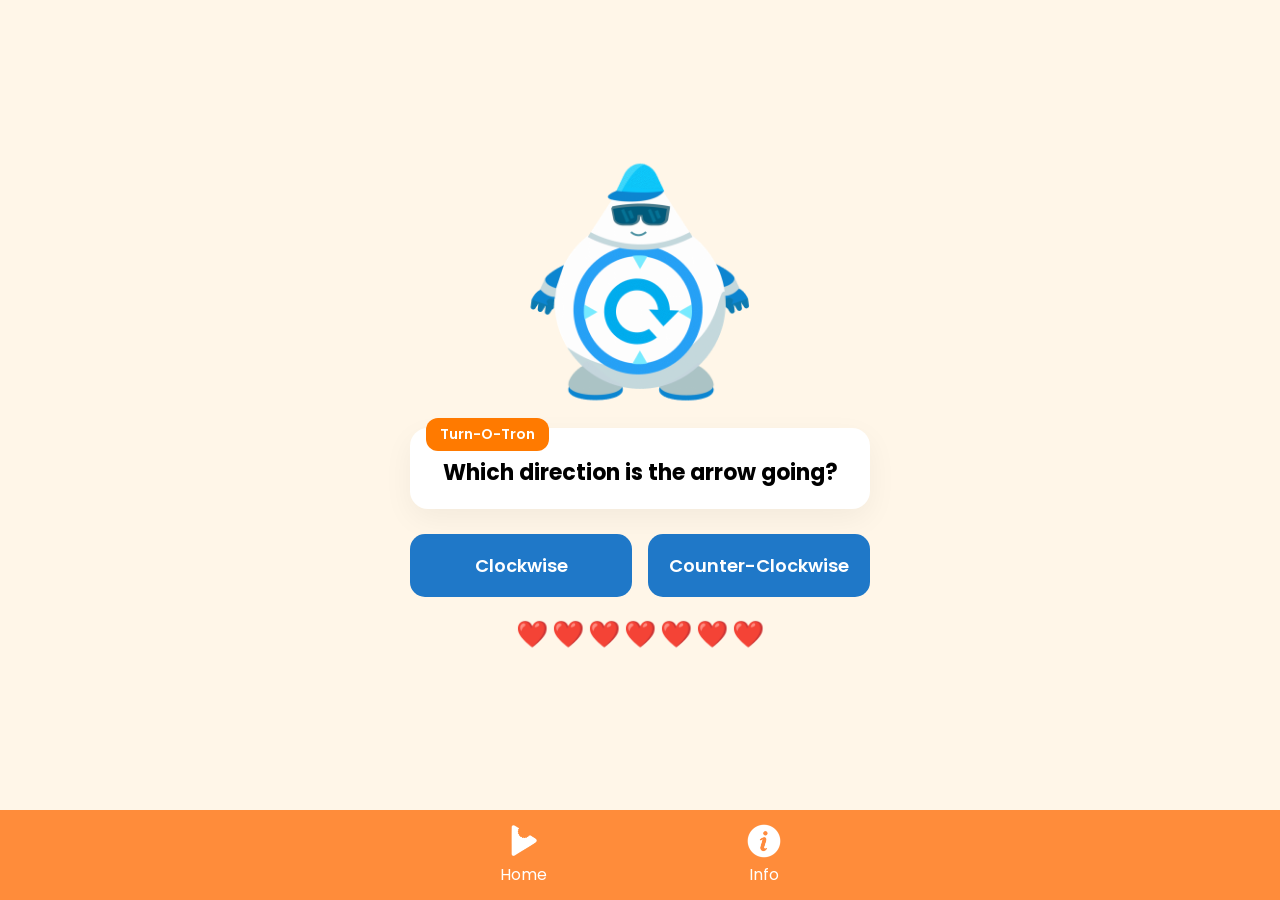
<file: turnotron.html>
<!--turnotron.html-->
<!DOCTYPE html>
<html lang="en">
<head>
<meta charset="UTF-8">
<meta name="viewport" content="width=device-width, initial-scale=1.0">
<title>Turn-O-Tron</title>

<link rel="preconnect" href="https://fonts.googleapis.com">
<link href="https://fonts.googleapis.com/css2?family=Poppins:wght@400;600;700&display=swap" rel="stylesheet">

<style>
* {
  margin: 0;
  padding: 0;
  box-sizing: border-box;
  font-family: "Poppins", sans-serif;
}
body {
  background: #fff6e8;
  display: flex;
  justify-content: center;
}
/* Phone container */
.phone{
  width:100%;
  max-width:430px;
  min-height:100vh;
  background:#fff6e8;
  display:flex;
  flex-direction:column;
  align-items:center;
  justify-content:center;
  margin:0 auto;
  padding:20px 16px 90px;
}
.character{
  width:200px;
  margin-top:5px;
}
.chat-container{
  width:100%;
  display:flex;
  justify-content:center;
  margin:15px 0;
}
.chat-bubble{
  background:#fff;
  box-shadow:0 10px 30px rgba(0,0,0,0.05);
  padding:22px 14px 14px 14px;
  border-radius:18px;
  width:100%;
  max-width:320px;
  position:relative;
  font-weight:bold;
  text-align:center;
}
.chat-label{
  position:absolute;
  top:-10px;
  left:16px;
  background:#ff7a00;
  color:#fff;
  padding:4px 10px;
  border-radius:12px;
  font-size:11px;
  font-weight:600;
}
#instruction{
  font-size:13px;
  font-weight:600;
  margin-bottom:10px;
  color:#555;
  text-align:center;
}
.buttons{
  width:100%;
  max-width:320px;
  display:grid;
  grid-template-columns:1fr 1fr;
  gap:12px;
}
.buttons button{
  padding:14px;
  border:none;
  border-radius:15px;
  font-weight:600;
  cursor:pointer;
  transition:0.2s;
}
.buttons button:active{
  filter:brightness(0.75);
}
.direction{
  background:#1f78c8;
  color:white;
}
.turn{
  background:#f57c00;
  color:white;
}
.selected{
  filter:brightness(0.7);
}
.correct{
  background:#4caf50 !important;
  animation:fade 0.4s;
}
.wrong{
  background:#e53935 !important;
  animation:shake 0.4s;
}
@keyframes shake{
  0%{transform:translateX(0);}
  25%{transform:translateX(-5px);}
  50%{transform:translateX(5px);}
  75%{transform:translateX(-5px);}
  100%{transform:translateX(0);}
}
@keyframes fade{
  from{opacity:0.4;}
  to{opacity:1;}
}
.hearts{
  font-size:22px;
  margin:16px 0;
  font-weight:600;
  text-align:center;
}
.heart{
  display:inline-block;
  margin:2px;
}
.shakeHeart{
  animation:shake 0.4s;
}
/* Bottom nav */
.nav{
  position:fixed;
  bottom:0;
  left:0;
  width:100%;
  height:78px;
  background:#ff8c3a;
  display:flex;
  justify-content:center;
  align-items:center;
  gap:70px;
  z-index:100;
}
.nav-item {
  flex: 1;
  text-decoration: none;
  color: white;
  display: flex;
  flex-direction: column;
  align-items: center;
  justify-content: center;
}
.footercons {
  width: 26px;
  margin-bottom: 4px;
}
/* Modal */
.modal {
  display: none;
  position: fixed;
  top: 0;
  left: 0;
  width: 100vw;
  height: 100vh;
  background: rgba(0,0,0,0.6);
  justify-content: center;
  align-items: center;
  z-index: 999;
}
.modal-content {
  background: white;
  width:min(90%,430px);
  border-radius:28px;
  padding:30px;
  text-align:center;
}
.modal-content h2{
  margin-bottom:10px;
}
.modal-content p{
  font-size:17px;
  margin-bottom:10px;
}
.modal-content button {
  margin-top: 10px;
  padding: 14px;
  width: 100%;
  border: none;
  border-radius: 10px;
  background: #ff7a00;
  color: #fff;
  font-size: 15px;
  font-weight:600;
  cursor: pointer;
}
/* SMALL PHONE */
@media (max-width:400px){
  .buttons button{ padding:12px; font-size:14px; }
  .chat-bubble{ font-size:14px; }
}
/* ===========================
   iPad / Tablet
=========================== */
@media (min-width:768px){
  .phone{
    max-width:650px;
    padding:30px 25px 110px;
  }
  .character{ width:260px; }
  .chat-bubble{ font-size:22px; max-width:460px; padding:28px 20px 20px; }
  .chat-label{ font-size:14px; padding:6px 14px; }
  #instruction{ font-size:16px; }
  .buttons{ max-width:460px; gap:16px; }
  .buttons button{ padding:18px; font-size:18px; }
  .hearts{ font-size:26px; }
  .modal-content{ width:min(520px,75%); max-width: 460px; padding: 48px; }
  .modal-content h2{ font-size:28px; }
  .modal-content p{ font-size: 22px; }
  .modal-content button{ padding: 18px; font-size: 20px; }
  .nav{ height:90px; gap:120px; }
  .nav-item{ flex: 0 1 auto; padding: 0 40px; font-size:16px; }
  .footercons{ width: 34px; }
}
</style>
</head>

<body>
<div class="phone">

  <img id="character" class="character" src="img/clockwise.gif">

  <div class="chat-container">
    <div class="chat-bubble">
      <div class="chat-label">Turn-O-Tron</div>
      Which direction is the arrow going?
    </div>
  </div>

  <div id="instruction"></div>

  <div class="buttons">
    <button class="direction" onclick="selectAnswer(this,'clockwise')">Clockwise</button>
    <button class="direction" onclick="selectAnswer(this,'counterclockwise')">Counter-Clockwise</button>
    <button class="turn" onclick="selectAnswer(this,'half')">Half Turn</button>
    <button class="turn" onclick="selectAnswer(this,'quarter')">Quarter Turn</button>
    <button class="turn" style="grid-column:1/3;" onclick="selectAnswer(this,'threequarter')">3-Quarter Turn</button>
  </div>

  <div class="hearts" id="hearts"></div>

  <!-- MODAL -->
  <div class="modal" id="gameModal">
    <div class="modal-content" id="modalText"></div>
  </div>

  <div class="nav">
    <a href="home.html" class="nav-item">
      <img src="img/home.png" class="footercons">
      <span>Home</span>
    </a>
    <a href="info.html" class="nav-item">
      <img src="img/info.png" class="footercons">
      <span>Info</span>
    </a>
  </div>

</div>

<script>
let lives = 7;
let selected = [];
let currentQuestion = 0;

const questions = [
  { img: "img/clockwise.gif", answer: ["clockwise"], type: "direction" },
  { img: "img/counterclockwise.gif", answer: ["counterclockwise"], type: "direction" },
  { img: "img/qtclock.gif", answer: ["clockwise", "quarter"], type: "full" },
  { img: "img/qtcount.gif", answer: ["counterclockwise", "quarter"], type: "full" },
  { img: "img/htclock.gif", answer: ["clockwise", "half"], type: "full" },
  { img: "img/htcount.gif", answer: ["counterclockwise", "half"], type: "full" },
  { img: "img/3qtclock.gif", answer: ["clockwise", "threequarter"], type: "full" },
  { img: "img/3qtcount.gif", answer: ["counterclockwise", "threequarter"], type: "full" },
  { img: "img/qtclock.gif", answer: ["clockwise", "quarter"], type: "full" },
  { img: "img/3qtcount.gif", answer: ["counterclockwise", "threequarter"], type: "full" }
];

function renderLives() {
  let html = "";
  for (let i = 0; i < lives; i++) {
    html += "<span class='heart'>❤️</span>";
  }
  document.getElementById("hearts").innerHTML = html;
}
renderLives();

function selectAnswer(button, value) {
  let needed = questions[currentQuestion].type === "direction" ? 1 : 2;
  if (selected.length >= needed) return;

  if (!selected.includes(value)) {
    selected.push(value);
    button.classList.add("selected");
  }

  if (selected.length === needed) {
    checkAnswer();
  }
}

function checkAnswer() {
  let correct = questions[currentQuestion].answer;

  let isCorrect =
    correct.every(ans => selected.includes(ans)) &&
    selected.length === correct.length;

  if (isCorrect) {
    document.querySelectorAll(".selected").forEach(btn => {
      btn.classList.add("correct");
    });
    setTimeout(nextQuestion, 600);
  } else {
    document.querySelectorAll(".selected").forEach(btn => {
      btn.classList.add("wrong");
    });
    loseLife();
    setTimeout(resetButtons, 600);
  }
}

function loseLife() {
  lives--;
  renderLives();
  document.querySelectorAll(".heart").forEach(h => {
    h.classList.add("shakeHeart");
  });

  if (lives <= 0) {
    showGameOver();
  }
}

function resetButtons() {
  selected = [];
  document.querySelectorAll(".buttons button").forEach(btn => {
    btn.classList.remove("selected", "wrong", "correct");
  });
}

function nextQuestion() {
  selected = [];
  document.querySelectorAll(".buttons button").forEach(btn => {
    btn.classList.remove("selected", "wrong", "correct");
  });

  currentQuestion++;

  if (currentQuestion >= questions.length) {
    showWin();
    return;
  }

  loadQuestion();
}

function loadQuestion() {
  let q = questions[currentQuestion];
  document.getElementById("character").src = q.img;

  let turnButtons = document.querySelectorAll(".turn");
  let instruction = document.getElementById("instruction");

  if (q.type === "direction") {
    turnButtons.forEach(btn => btn.style.display = "none");
    instruction.innerHTML = "";
  } else {
    turnButtons.forEach(btn => btn.style.display = "block");
    instruction.innerHTML = "Select two buttons";
  }
}

function showGameOver() {
  const modal = document.getElementById("gameModal");
  const modalText = document.getElementById("modalText");
  modalText.innerHTML = `
    <h2>Game Over</h2>
    <button onclick="restartGame()">Restart</button>
    <button onclick="window.location.href='turn.html'">Review Turns & Directions</button>
  `;
  modal.style.display = "flex";
}

function showWin() {
  const modal = document.getElementById("gameModal");
  const modalText = document.getElementById("modalText");
  modalText.innerHTML = `
    <h2>Boss Defeated</h2>
    <button onclick="window.location.href='home.html'">Back Home</button>
  `;
  modal.style.display = "flex";
}

function restartGame() {
  lives = 10;
  currentQuestion = 0;
  selected = [];
  renderLives();
  loadQuestion();
  document.getElementById("gameModal").style.display = "none";
}

loadQuestion();
</script>
</body>
</html>
</file>
